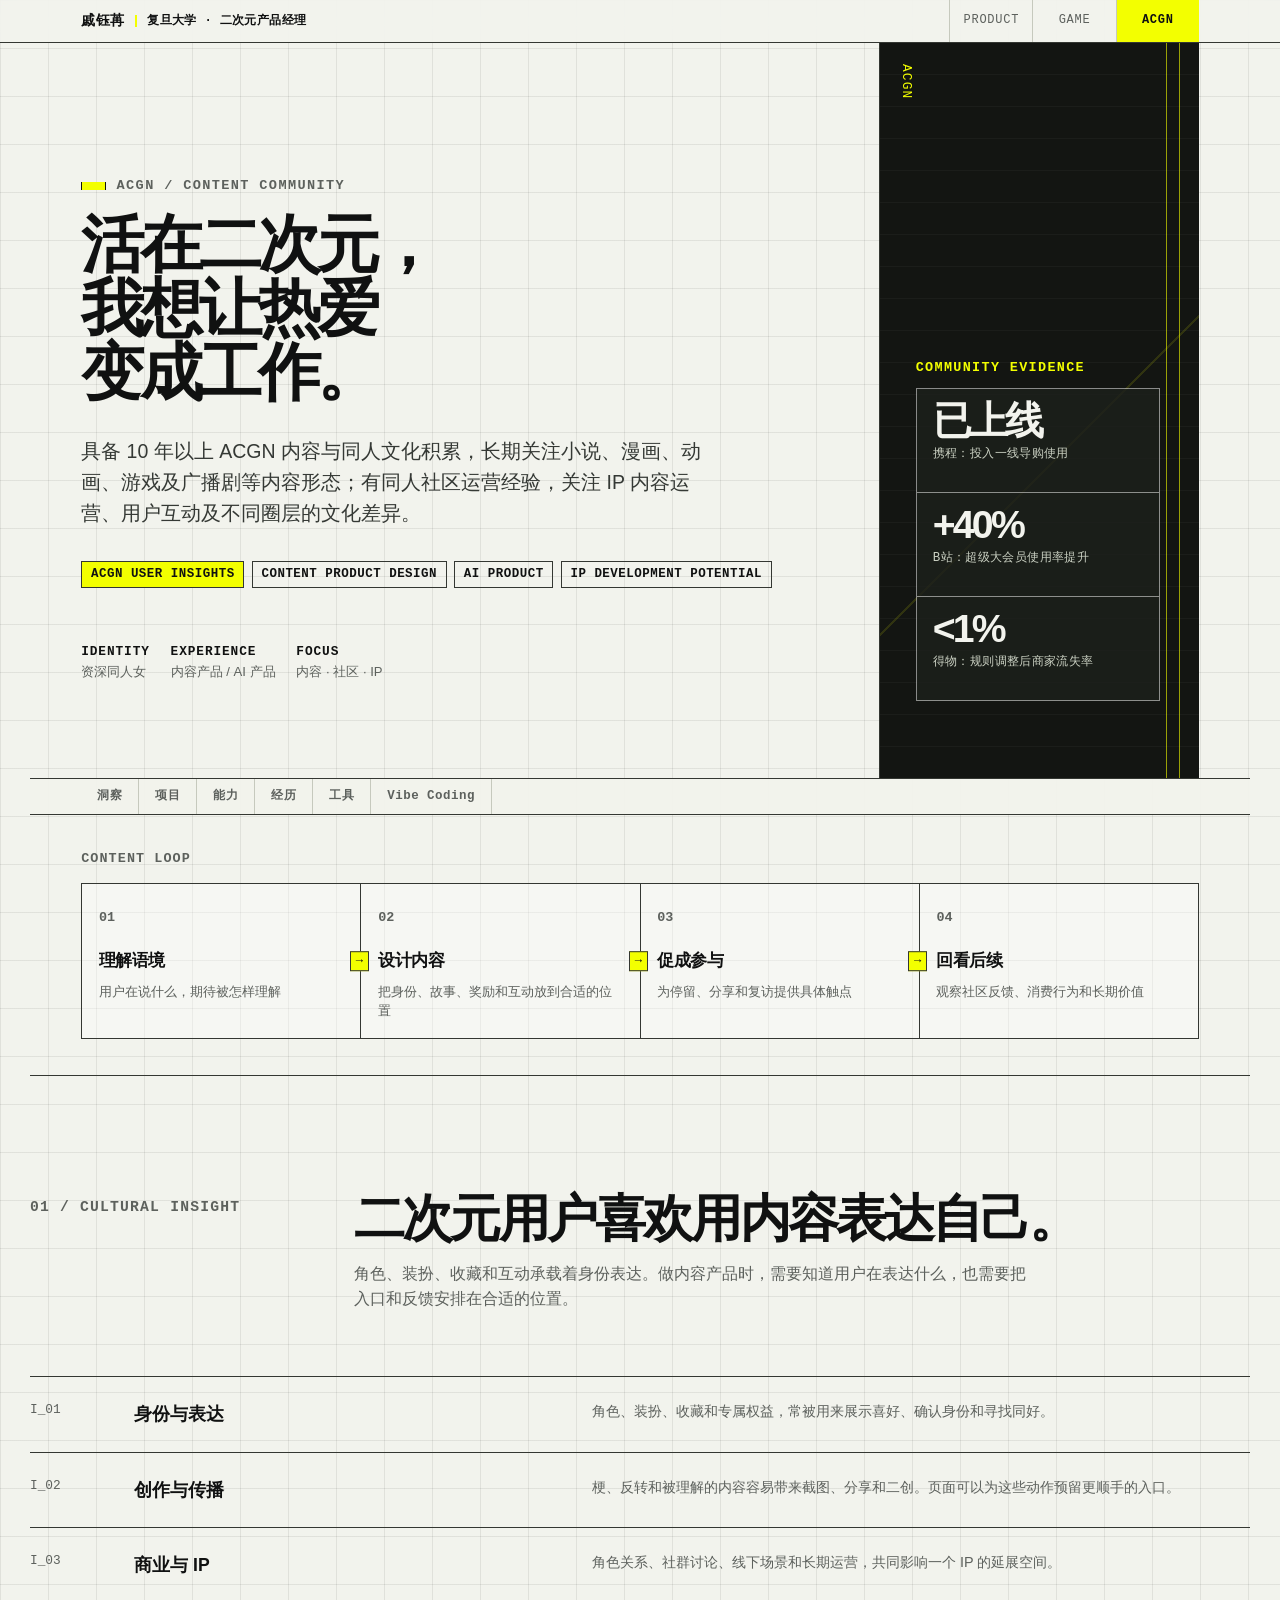
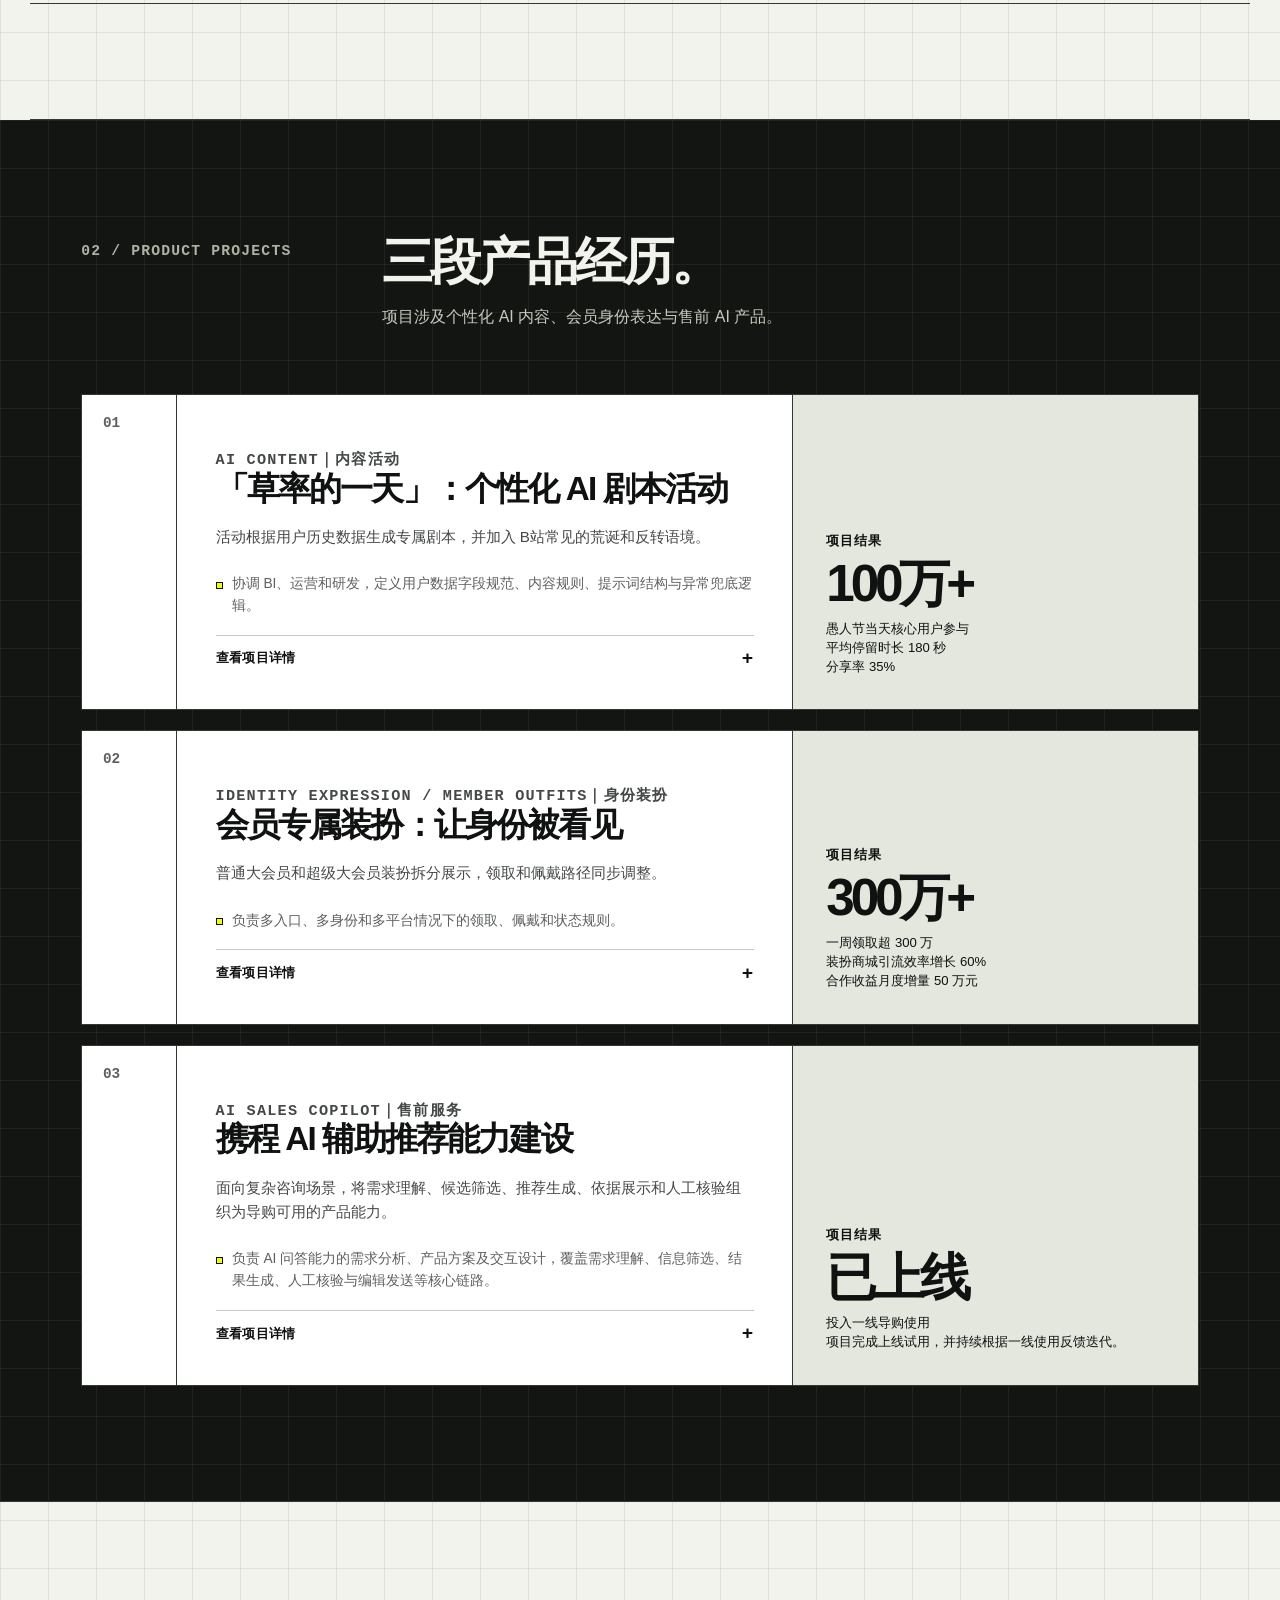
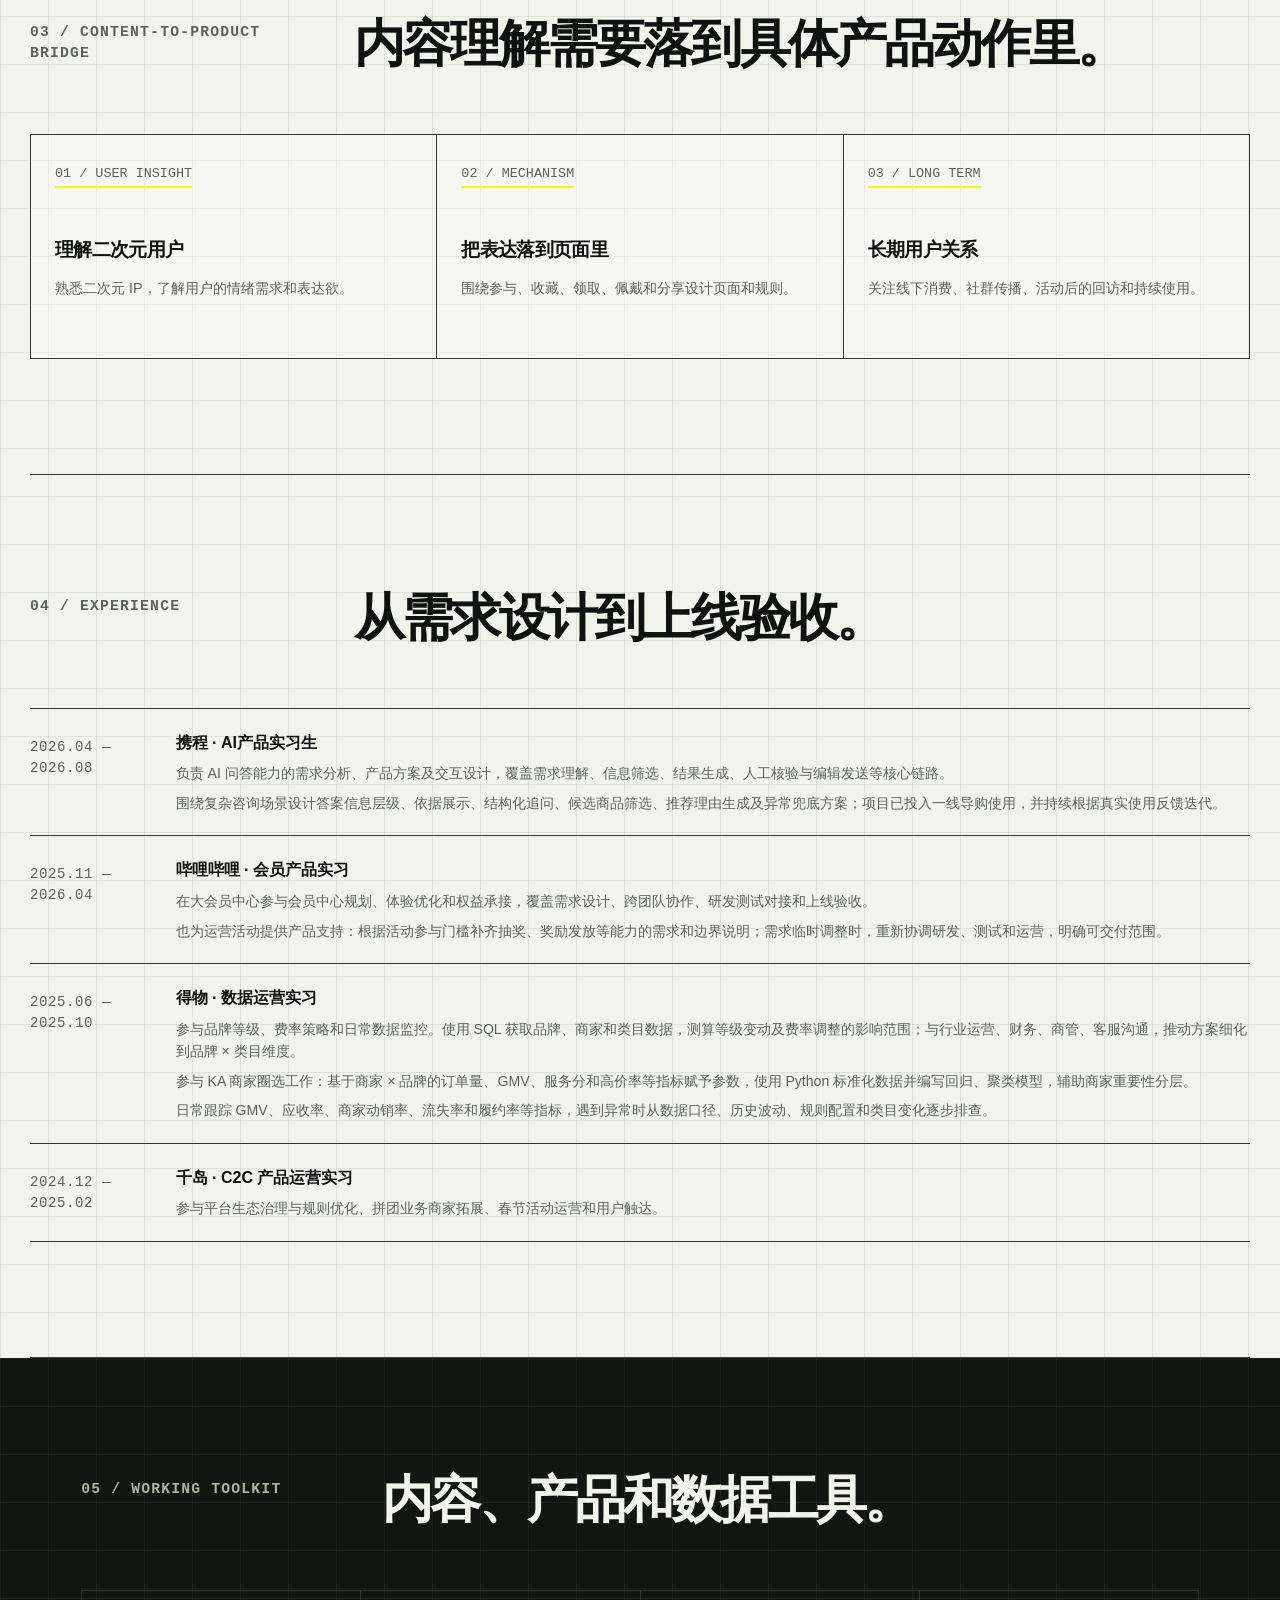
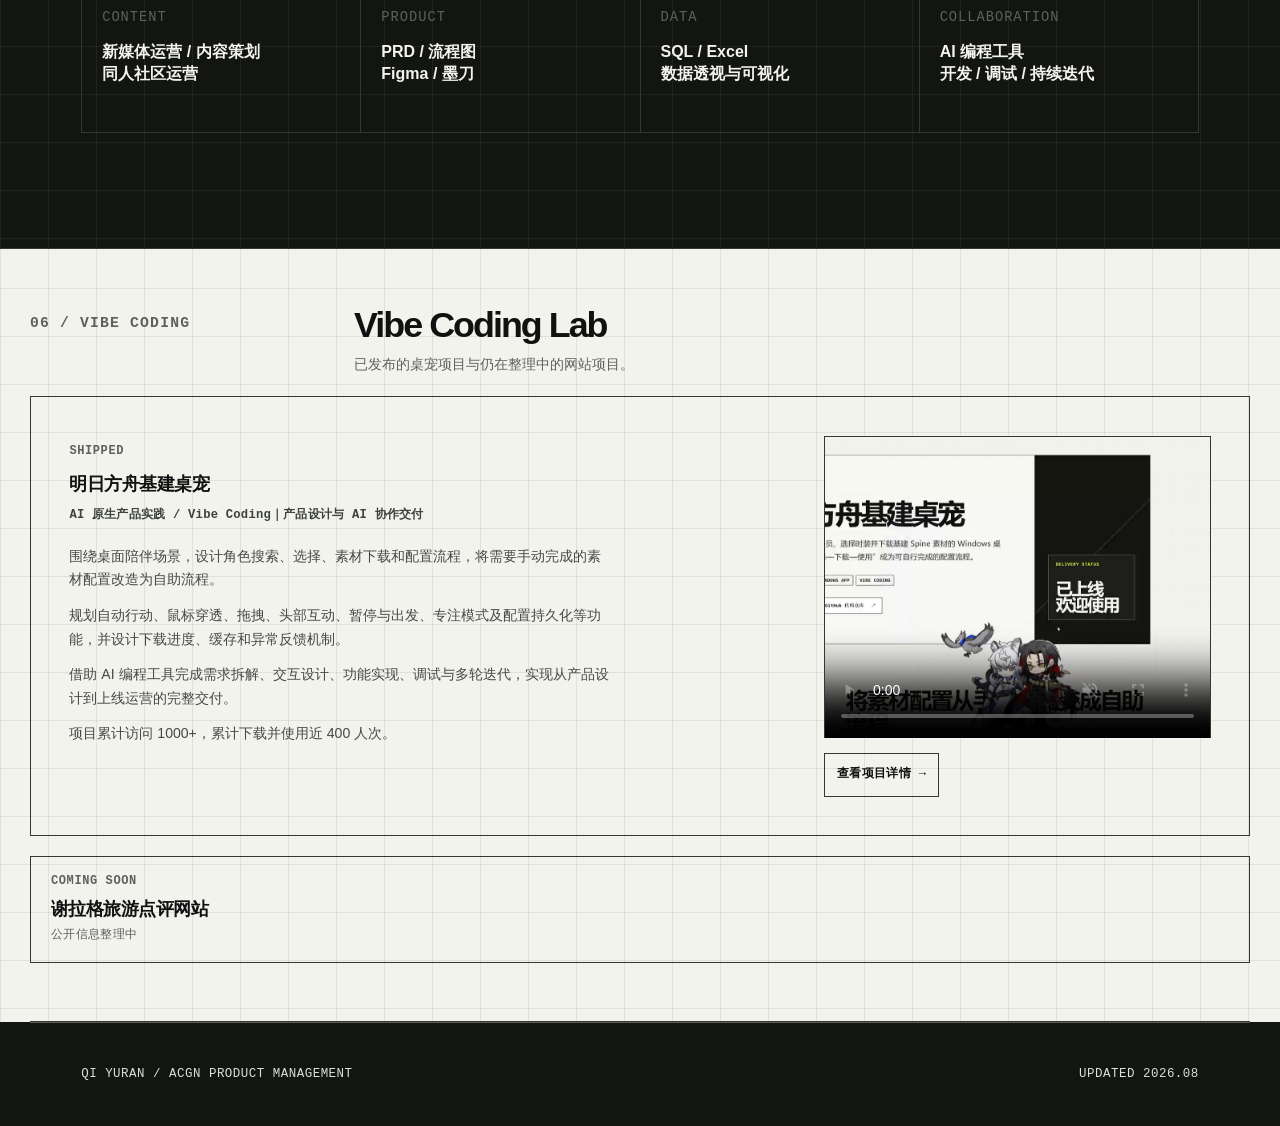
<file: site/acgn/index.html>
<!doctype html>
<html lang="zh-CN">
  <head><meta charset="utf-8"><meta name="viewport" content="width=device-width, initial-scale=1"><meta name="robots" content="noindex,nofollow,noarchive,noimageindex"><meta name="googlebot" content="noindex,nofollow,noarchive,noimageindex"><meta name="theme-color" content="#f2f3ed"><title>戚钰苒｜二次元产品作品集</title><link rel="stylesheet" href="../assets/css/site.css?v=20260813-12"></head>
  <body>
    <a class="skip-link" href="#main">跳至主要内容</a><div class="page-rail" aria-hidden="true"><span data-scroll-rail></span></div>
    <header class="site-header"><div class="site-shell site-header__inner"><a class="identity" href="index.html" aria-label="戚钰苒，二次元产品作品集首页"><span class="identity__name">戚钰苒</span><span class="identity__meta">复旦大学 · 二次元产品经理</span></a><nav class="channel-nav" aria-label="作品集方向切换"><a href="../product/index.html">PRODUCT</a><a href="../game/index.html">GAME</a><a href="index.html" aria-current="page">ACGN</a></nav></div></header>
    <main id="main">
      <section class="site-shell hero" aria-labelledby="hero-title"><div class="hero__copy" data-reveal><div><p class="eyebrow">ACGN / CONTENT COMMUNITY</p><h1 id="hero-title"><span>活在二次元，</span><span>我想让热爱</span><span>变成工作。</span></h1><p class="hero__lead">具备 10 年以上 ACGN 内容与同人文化积累，长期关注小说、漫画、动画、游戏及广播剧等内容形态；有同人社区运营经验，关注 IP 内容运营、用户互动及不同圈层的文化差异。</p><div class="hero__tags"><span class="tag tag--signal">ACGN USER INSIGHTS</span><span class="tag">CONTENT PRODUCT DESIGN</span><span class="tag">AI PRODUCT</span><span class="tag">IP DEVELOPMENT POTENTIAL</span></div></div><div class="hero__meta"><div><b>IDENTITY</b>资深同人女</div><div><b>EXPERIENCE</b>内容产品 / AI 产品</div><div><b>FOCUS</b>内容 · 社区 · IP</div></div></div><aside class="hero__side" aria-label="项目成果与页面索引"><span class="signal-index">ACGN</span><div class="hero-evidence"><p class="hero-evidence__label">COMMUNITY EVIDENCE</p><div class="hero-evidence__grid"><div class="hero-evidence__item"><strong>已上线</strong><span>携程：投入一线导购使用</span></div><div class="hero-evidence__item"><strong>+40%</strong><span>B站：超级大会员使用率提升</span></div><div class="hero-evidence__item"><strong>&lt;1%</strong><span>得物：规则调整后商家流失率</span></div></div></div></aside></section>
      <nav class="site-shell section-jump" aria-label="二次元页内容导航"><a href="#insights">洞察</a><a href="#projects">项目</a><a href="#bridge">能力</a><a href="#experience">经历</a><a href="#toolkit">工具</a><a href="#vibe-coding">Vibe Coding</a></nav>
      <section class="site-shell design-flow" aria-label="内容产品工作方法"><p class="design-flow__title">CONTENT LOOP</p><div class="design-flow__grid"><div class="design-flow__item"><span class="design-flow__id">01</span><strong>理解语境</strong><span>用户在说什么，期待被怎样理解</span></div><div class="design-flow__item"><span class="design-flow__id">02</span><strong>设计内容</strong><span>把身份、故事、奖励和互动放到合适的位置</span></div><div class="design-flow__item"><span class="design-flow__id">03</span><strong>促成参与</strong><span>为停留、分享和复访提供具体触点</span></div><div class="design-flow__item"><span class="design-flow__id">04</span><strong>回看后续</strong><span>观察社区反馈、消费行为和长期价值</span></div></div></section>
      <section class="section site-shell" id="insights" aria-labelledby="insight-title"><div class="section-header" data-reveal><p class="section-index">01 / CULTURAL INSIGHT</p><div><h2 class="section-title" id="insight-title">二次元用户喜欢用内容表达自己。</h2><p class="section-intro">角色、装扮、收藏和互动承载着身份表达。做内容产品时，需要知道用户在表达什么，也需要把入口和反馈安排在合适的位置。</p></div></div><div class="insight-list" data-reveal><article class="insight"><span class="insight__id">I_01</span><h3>身份与表达</h3><p>角色、装扮、收藏和专属权益，常被用来展示喜好、确认身份和寻找同好。</p></article><article class="insight"><span class="insight__id">I_02</span><h3>创作与传播</h3><p>梗、反转和被理解的内容容易带来截图、分享和二创。页面可以为这些动作预留更顺手的入口。</p></article><article class="insight"><span class="insight__id">I_03</span><h3>商业与 IP</h3><p>角色关系、社群讨论、线下场景和长期运营，共同影响一个 IP 的延展空间。</p></article></div></section>
      <section class="section section--dark" id="projects" aria-labelledby="project-title"><div class="site-shell"><div class="section-header" data-reveal><p class="section-index">02 / PRODUCT PROJECTS</p><div><h2 class="section-title" id="project-title">三段产品经历。</h2><p class="section-intro">项目涉及个性化 AI 内容、会员身份表达与售前 AI 产品。</p></div></div><div class="project-stack"><article class="project" data-reveal><div class="project__number">01</div><div class="project__main"><p class="project__label">AI CONTENT｜内容活动</p><h3>「草率的一天」：个性化 AI 剧本活动</h3><p>活动根据用户历史数据生成专属剧本，并加入 B站常见的荒诞和反转语境。</p><ul class="project__facts"><li>协调 BI、运营和研发，定义用户数据字段规范、内容规则、提示词结构与异常兜底逻辑。</li><li>独立完成 H5 活动页原型与交互设计，覆盖入口、加载、剧本展示、分享与异常反馈。</li><li>面对高并发生成延迟，推动预生成与缓存方案，将主要等待压缩至 0.1 秒内。</li><li>为数据不足和接口异常配置兜底剧本，保障活动体验连续。</li></ul></div><div class="project__result"><p class="result-label">项目结果</p><p class="result-number">100万+</p><p class="result-copy">愚人节当天核心用户参与<br>平均停留时长 180 秒<br>分享率 35%</p></div></article><article class="project" data-reveal><div class="project__number">02</div><div class="project__main"><p class="project__label">IDENTITY EXPRESSION / MEMBER OUTFITS｜身份装扮</p><h3>会员专属装扮：让身份被看见</h3><p>普通大会员和超级大会员装扮拆分展示，领取和佩戴路径同步调整。</p><ul class="project__facts"><li>负责多入口、多身份和多平台情况下的领取、佩戴和状态规则。</li><li>将普通大会员和超级大会员装扮拆开呈现，使用户能区分不同身份对应的装扮。</li><li>资产中心、会员中心和购后弹窗分别承担发现、领取和佩戴动作；页面间通过一致的身份与领取状态保持同步。</li><li>从自动下发、手动佩戴改为手动领取、一键佩戴，并用红点和 toast 提示用户当前状态。</li><li>装扮是否被发放、是否被领取、是否已佩戴，分别记录埋点。</li><li>封禁、冻结、未登录、身份识别延迟、鸿蒙和 Pad 支持范围等情况，都在需求中补充了对应规则。</li></ul></div><div class="project__result"><p class="result-label">项目结果</p><p class="result-number">300万+</p><p class="result-copy">一周领取超 300 万<br>装扮商城引流效率增长 60%<br>合作收益月度增量 50 万元</p></div></article><article class="project" data-reveal><div class="project__number">03</div><div class="project__main"><p class="project__label">AI SALES COPILOT｜售前服务</p><h3>携程 AI 辅助推荐能力建设</h3><p>面向复杂咨询场景，将需求理解、候选筛选、推荐生成、依据展示和人工核验组织为导购可用的产品能力。</p><ul class="project__facts"><li>负责 AI 问答能力的需求分析、产品方案及交互设计，覆盖需求理解、信息筛选、结果生成、人工核验与编辑发送等核心链路。</li><li>设计答案信息层级、依据展示、结构化追问及异常兜底方案，支持复杂咨询下的判断与表达。</li><li>协同业务、设计、研发及测试完成评审、开发联调、验收与上线。</li><li>项目已投入一线导购使用，并持续根据真实使用反馈迭代。</li></ul></div><div class="project__result"><p class="result-label">项目结果</p><p class="result-number">已上线</p><p class="result-copy">投入一线导购使用<br>项目完成上线试用，并持续根据一线使用反馈迭代。</p></div></article></div></div></section>
      <section class="section site-shell" id="bridge" aria-labelledby="bridge-title"><div class="section-header" data-reveal><p class="section-index">03 / CONTENT-TO-PRODUCT BRIDGE</p><div><h2 class="section-title" id="bridge-title">内容理解需要落到具体产品动作里。</h2></div></div><div class="capability-grid" data-reveal><article class="capability"><span class="capability__id">01 / USER INSIGHT</span><h3>理解二次元用户</h3><p>熟悉二次元 IP，了解用户的情绪需求和表达欲。</p></article><article class="capability"><span class="capability__id">02 / MECHANISM</span><h3>把表达落到页面里</h3><p>围绕参与、收藏、领取、佩戴和分享设计页面和规则。</p></article><article class="capability"><span class="capability__id">03 / LONG TERM</span><h3>长期用户关系</h3><p>关注线下消费、社群传播、活动后的回访和持续使用。</p></article></div></section>
      <section class="section site-shell" id="experience" aria-labelledby="experience-title"><div class="section-header" data-reveal><p class="section-index">04 / EXPERIENCE</p><div><h2 class="section-title" id="experience-title">从需求设计到上线验收。</h2></div></div><div class="two-column two-column--stacked"><div class="timeline" data-reveal><article class="timeline__item"><p class="timeline__date">2026.04 — 2026.08</p><div><h3>携程 · AI产品实习生</h3><p>负责 AI 问答能力的需求分析、产品方案及交互设计，覆盖需求理解、信息筛选、结果生成、人工核验与编辑发送等核心链路。</p><p>围绕复杂咨询场景设计答案信息层级、依据展示、结构化追问、候选商品筛选、推荐理由生成及异常兜底方案；项目已投入一线导购使用，并持续根据真实使用反馈迭代。</p></div></article><article class="timeline__item"><p class="timeline__date">2025.11 — 2026.04</p><div><h3>哔哩哔哩 · 会员产品实习</h3><p>在大会员中心参与会员中心规划、体验优化和权益承接，覆盖需求设计、跨团队协作、研发测试对接和上线验收。</p><p>也为运营活动提供产品支持：根据活动参与门槛补齐抽奖、奖励发放等能力的需求和边界说明；需求临时调整时，重新协调研发、测试和运营，明确可交付范围。</p></div></article><article class="timeline__item"><p class="timeline__date">2025.06 — 2025.10</p><div><h3>得物 · 数据运营实习</h3><p>参与品牌等级、费率策略和日常数据监控。使用 SQL 获取品牌、商家和类目数据，测算等级变动及费率调整的影响范围；与行业运营、财务、商管、客服沟通，推动方案细化到品牌 × 类目维度。</p><p>参与 KA 商家圈选工作：基于商家 × 品牌的订单量、GMV、服务分和高价率等指标赋予参数，使用 Python 标准化数据并编写回归、聚类模型，辅助商家重要性分层。</p><p>日常跟踪 GMV、应收率、商家动销率、流失率和履约率等指标，遇到异常时从数据口径、历史波动、规则配置和类目变化逐步排查。</p></div></article><article class="timeline__item"><p class="timeline__date">2024.12 — 2025.02</p><div><h3>千岛 · C2C 产品运营实习</h3><p>参与平台生态治理与规则优化、拼团业务商家拓展、春节活动运营和用户触达。</p></div></article></div></div></section>
      <section class="section section--dark" id="toolkit" aria-labelledby="tool-title"><div class="site-shell"><div class="section-header" data-reveal><p class="section-index">05 / WORKING TOOLKIT</p><div><h2 class="section-title" id="tool-title">内容、产品和数据工具。</h2></div></div><div class="tool-grid" data-reveal><div><span>CONTENT</span><strong>新媒体运营 / 内容策划<br>同人社区运营</strong></div><div><span>PRODUCT</span><strong>PRD / 流程图<br>Figma / 墨刀</strong></div><div><span>DATA</span><strong>SQL / Excel<br>数据透视与可视化</strong></div><div><span>COLLABORATION</span><strong>AI 编程工具<br>开发 / 调试 / 持续迭代</strong></div></div></div></section>
      <section class="section site-shell" id="vibe-coding" aria-labelledby="vibe-title"><div class="section-header" data-reveal><p class="section-index">06 / VIBE CODING</p><div><h2 class="section-title" id="vibe-title">Vibe Coding Lab</h2><p class="section-intro">已发布的桌宠项目与仍在整理中的网站项目。</p></div></div><div class="vibe-grid" data-reveal><article class="vibe-card vibe-card--shipped" data-project-slot="arknights-desktop-pet"><div class="vibe-card__copy"><span class="vibe-card__status">SHIPPED</span><h3>明日方舟基建桌宠</h3><p class="vibe-card__project-type">AI 原生产品实践 / Vibe Coding｜产品设计与 AI 协作交付</p><div class="vibe-card__detail"><p>围绕桌面陪伴场景，设计角色搜索、选择、素材下载和配置流程，将需要手动完成的素材配置改造为自助流程。</p><p>规划自动行动、鼠标穿透、拖拽、头部互动、暂停与出发、专注模式及配置持久化等功能，并设计下载进度、缓存和异常反馈机制。</p><p>借助 AI 编程工具完成需求拆解、交互设计、功能实现、调试与多轮迭代，实现从产品设计到上线运营的完整交付。</p><p>项目累计访问 1000+，累计下载并使用近 400 人次。</p></div></div><div class="vibe-card__preview"><video class="vibe-card__video" autoplay muted loop playsinline controls preload="metadata" poster="../assets/media/arknights-desktop-pet-preview.jpg" aria-label="明日方舟基建桌宠演示预览"><source src="../assets/media/arknights-desktop-pet-preview.mp4" type="video/mp4">你的浏览器不支持视频播放。</video><a class="vibe-card__cta" href="../projects/arknights-desktop-pet/index.html">查看项目详情 →</a></div></article><article class="vibe-card" data-project-slot="kjerag-travel"><span class="vibe-card__status">COMING SOON</span><h3>谢拉格旅游点评网站</h3><p class="vibe-card__foot">公开信息整理中</p></article></div></section>
    </main>
    <footer class="site-footer"><div class="site-shell site-footer__inner"><span>QI YURAN / ACGN PRODUCT MANAGEMENT</span><span>UPDATED 2026.08</span></div></footer><script src="../assets/js/site.js"></script>
  </body>
</html>
</file>
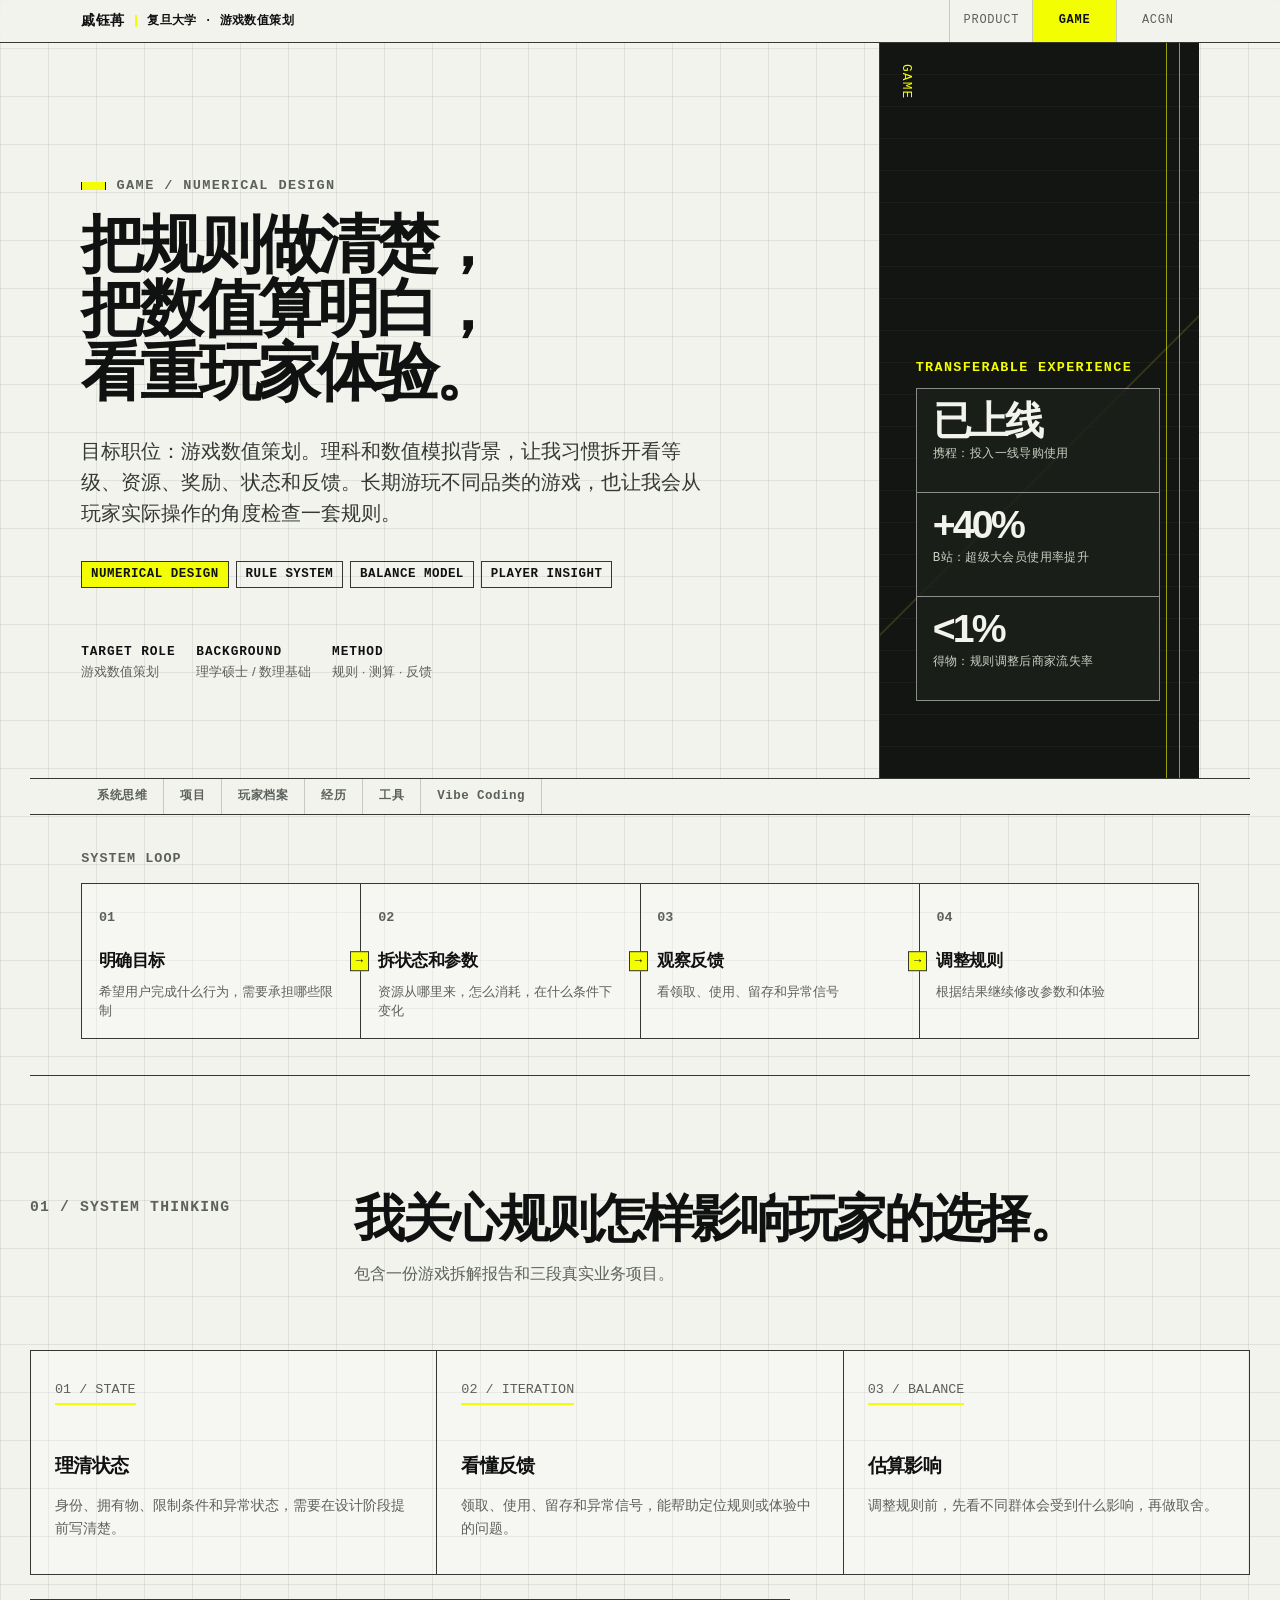
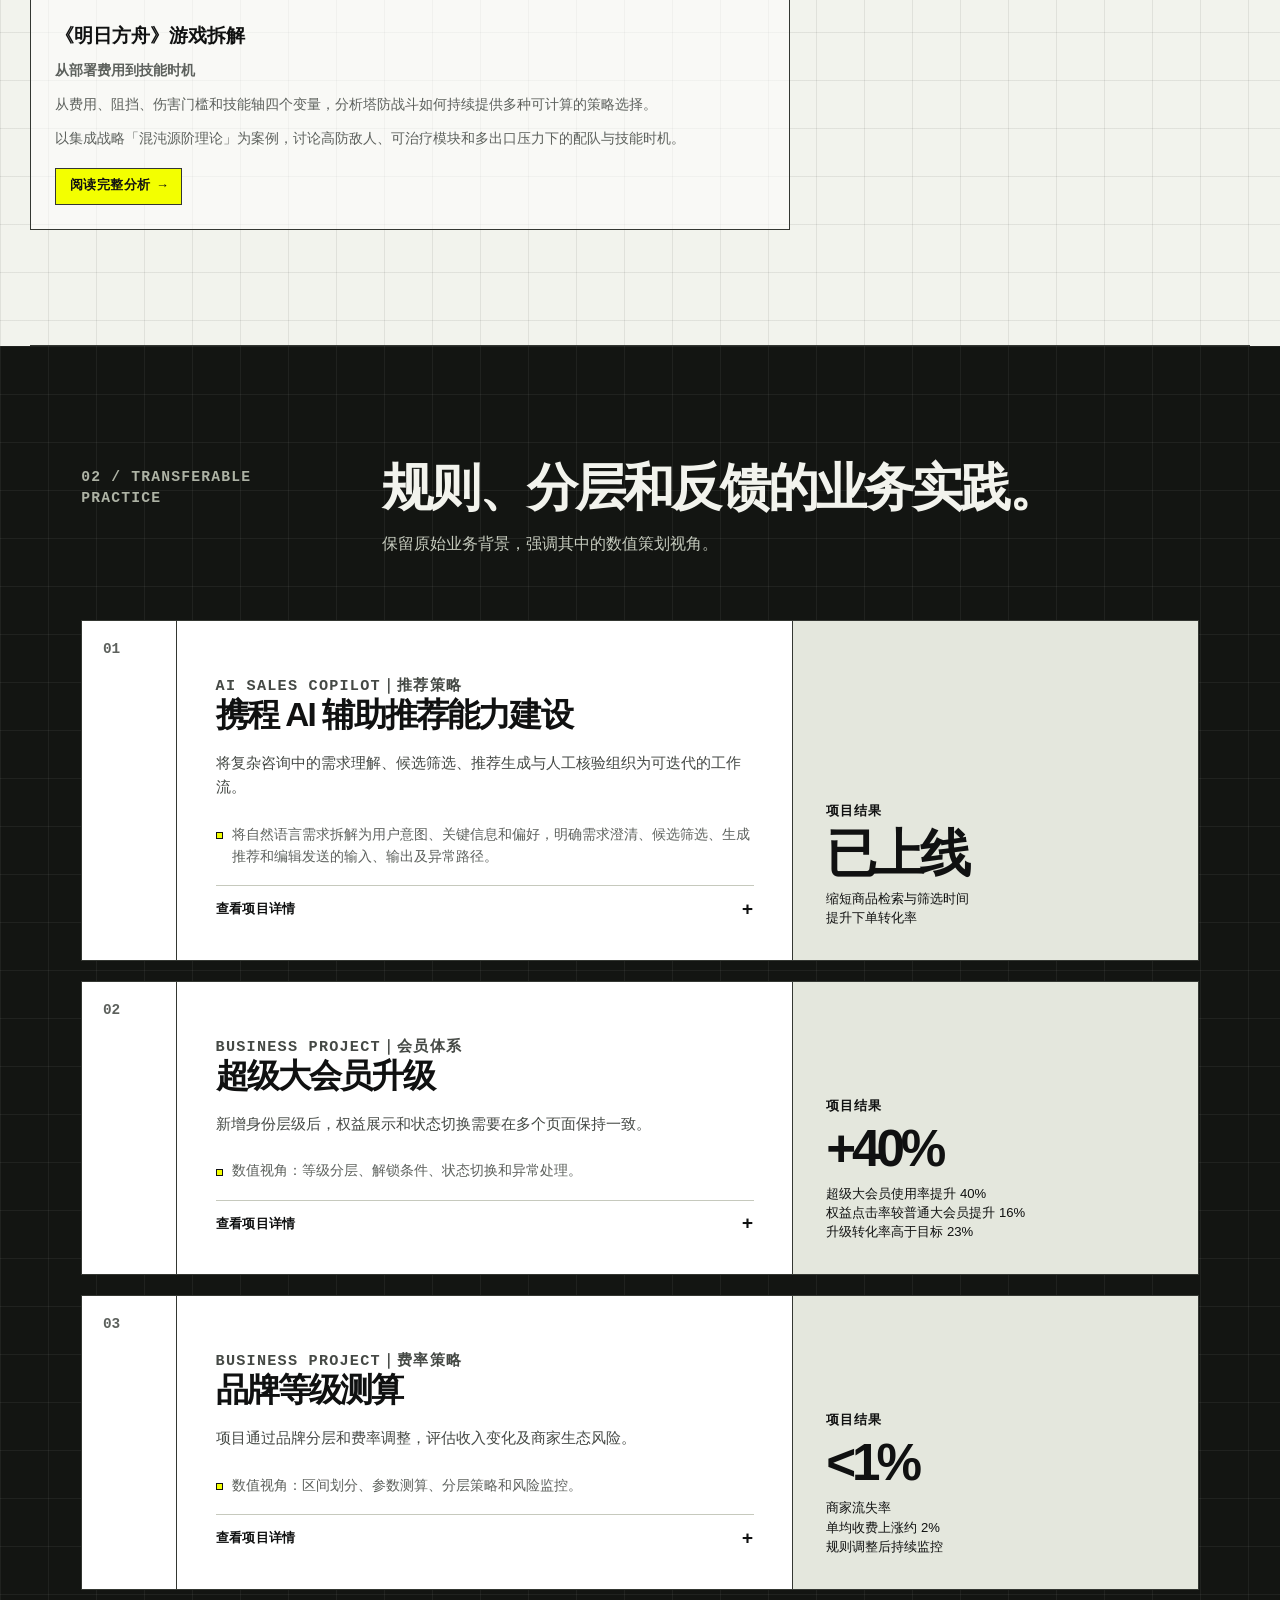
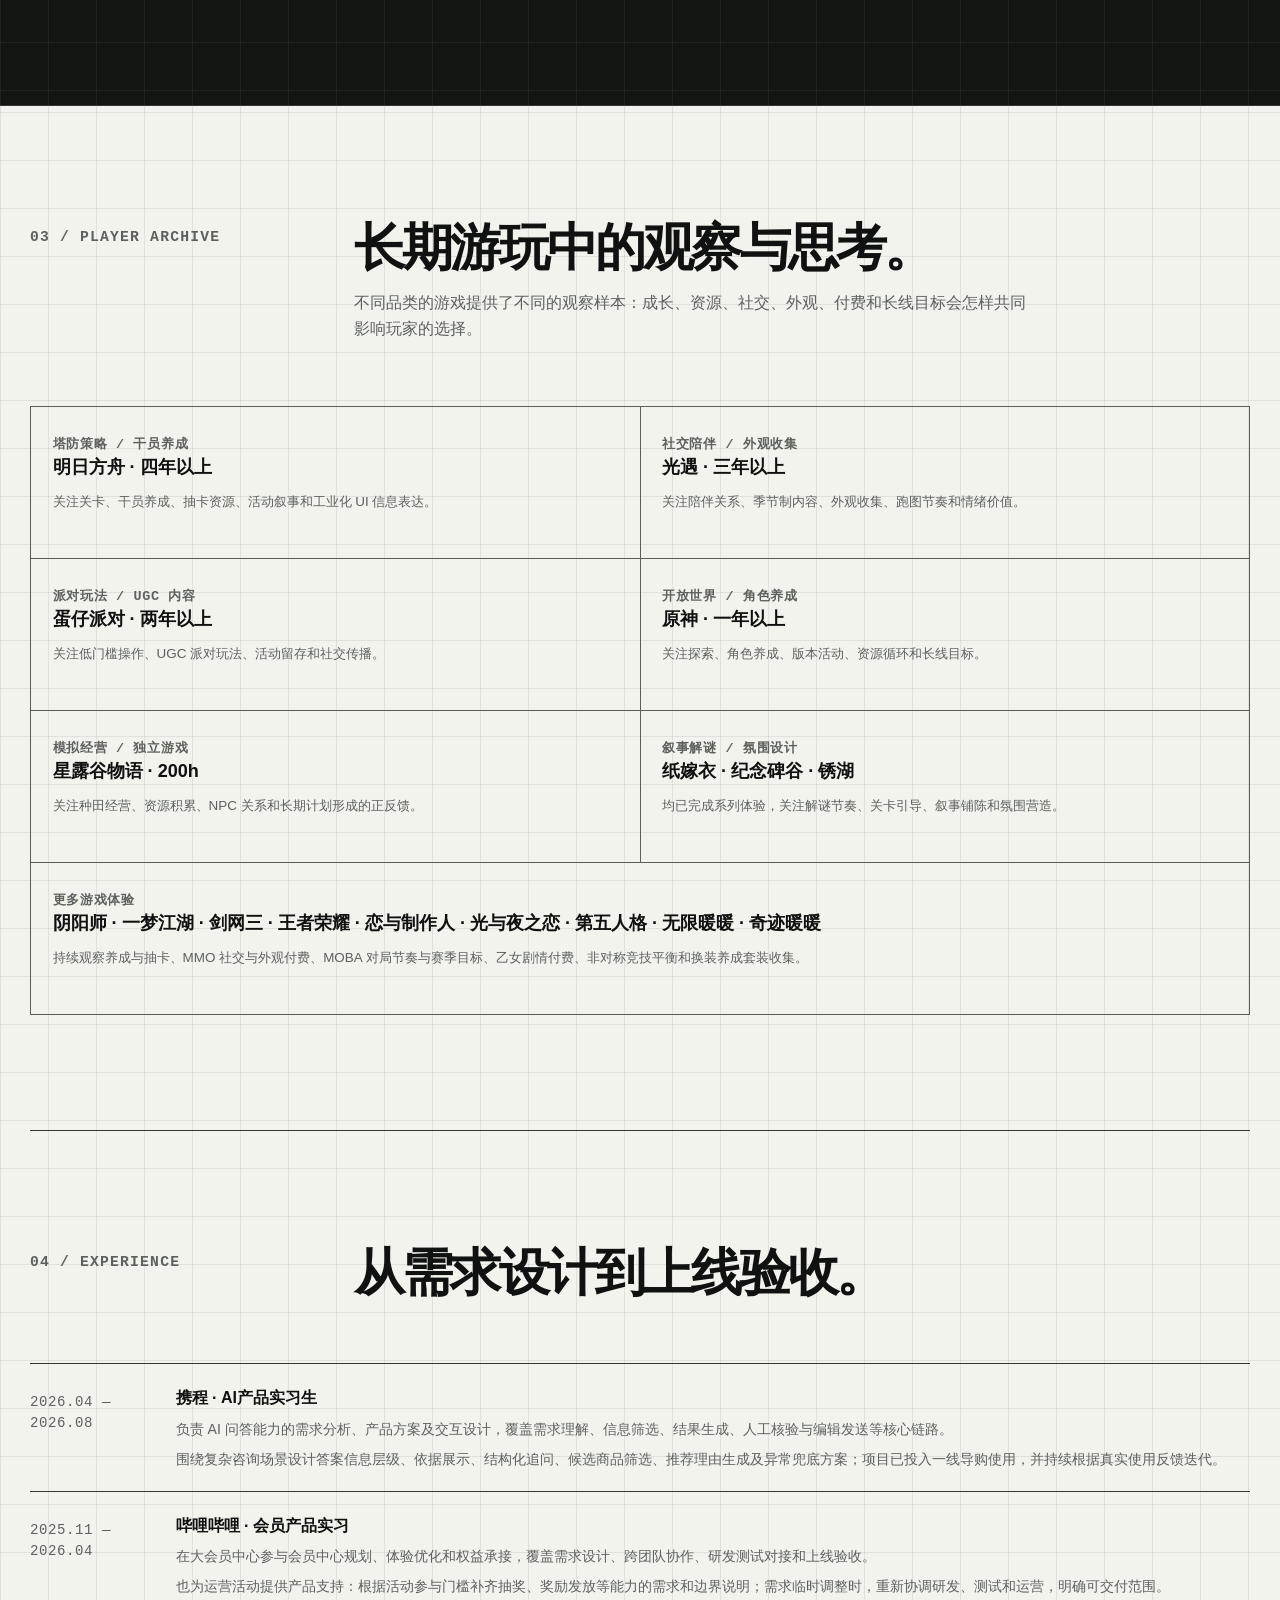
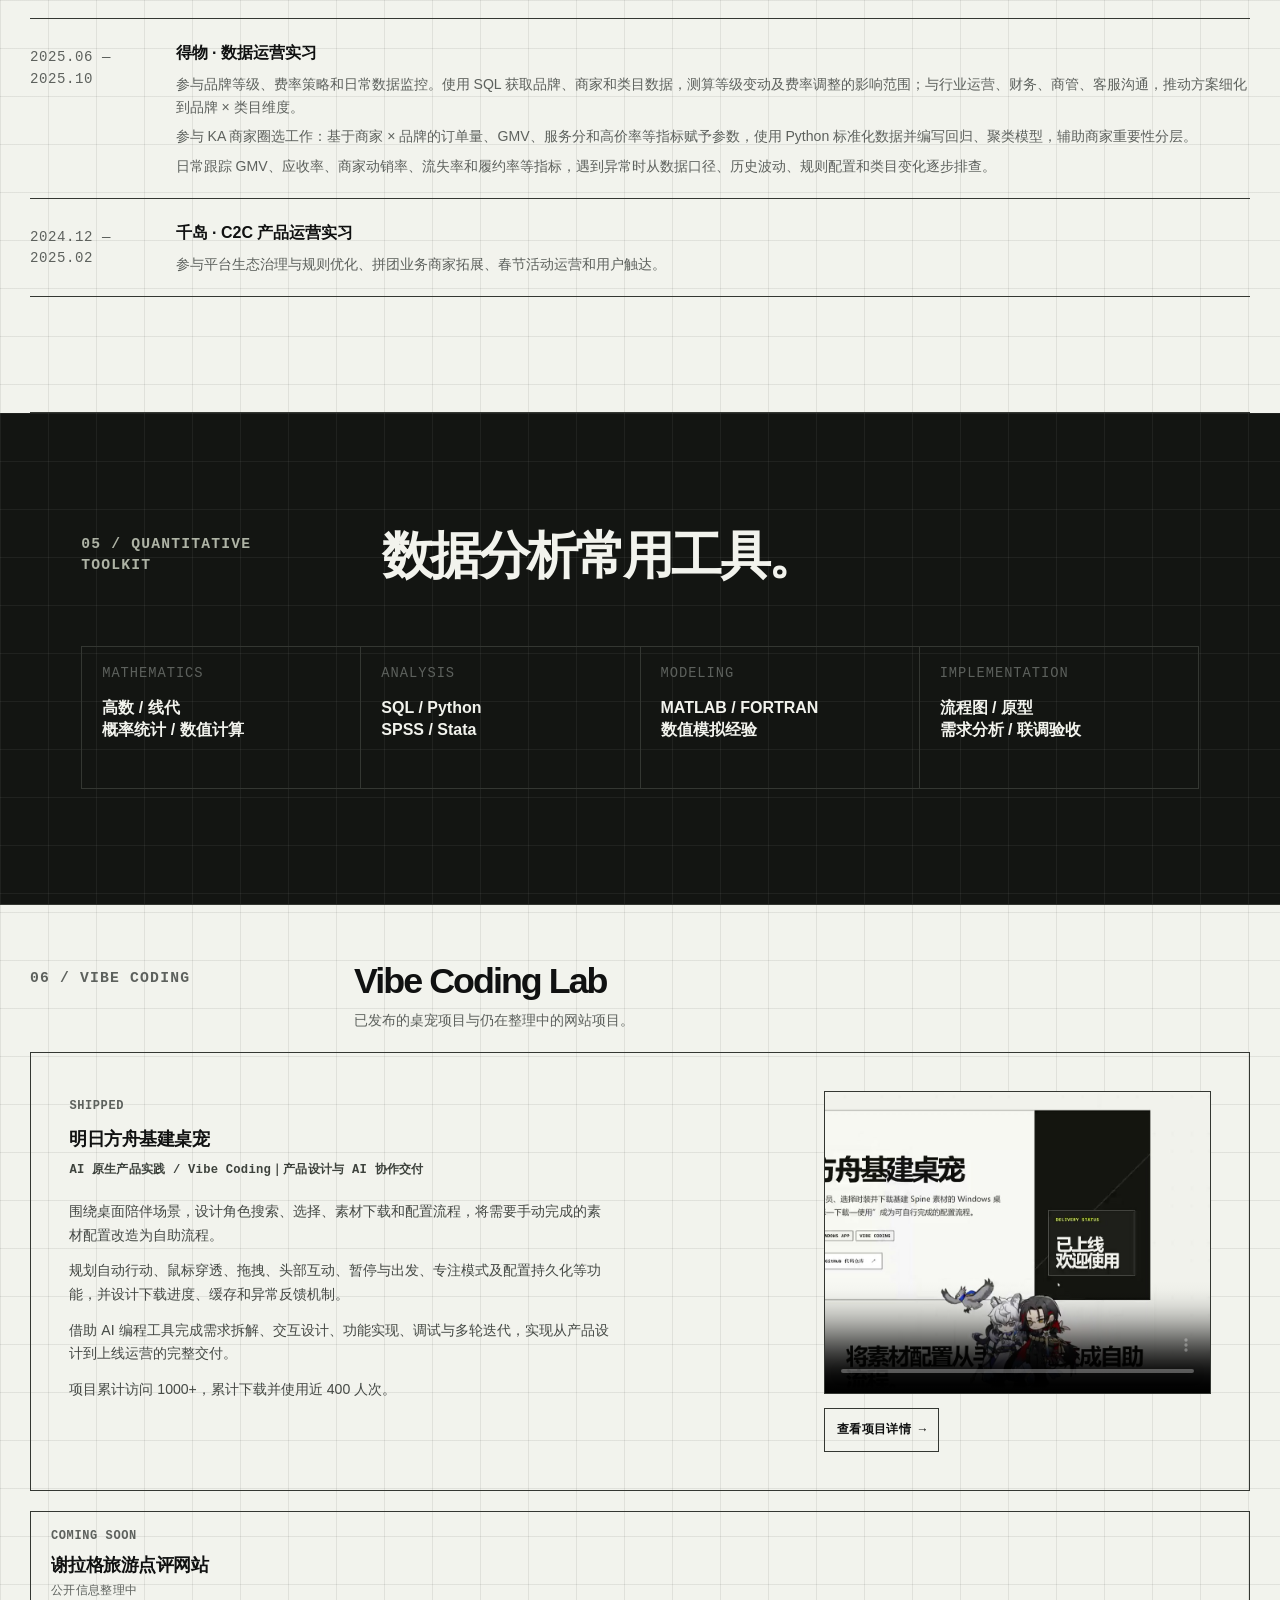
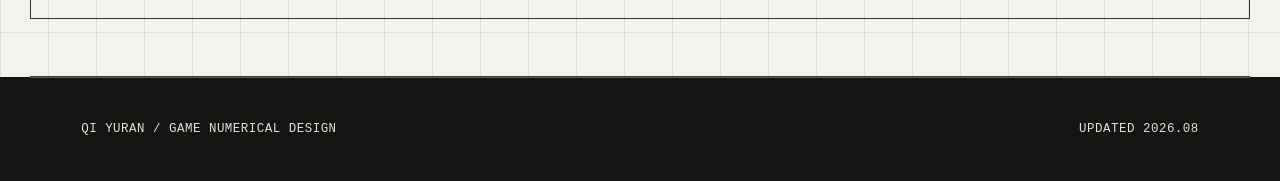
<file: site/game/index.html>
<!doctype html>
<html lang="zh-CN">
  <head><meta charset="utf-8"><meta name="viewport" content="width=device-width, initial-scale=1"><meta name="robots" content="noindex,nofollow,noarchive,noimageindex"><meta name="googlebot" content="noindex,nofollow,noarchive,noimageindex"><meta name="theme-color" content="#f2f3ed"><title>戚钰苒｜游戏策划作品集</title><link rel="stylesheet" href="../assets/css/site.css?v=20260813-12"></head>
  <body>
    <a class="skip-link" href="#main">跳至主要内容</a><div class="page-rail" aria-hidden="true"><span data-scroll-rail></span></div>
    <header class="site-header"><div class="site-shell site-header__inner"><a class="identity" href="index.html" aria-label="戚钰苒，游戏策划作品集首页"><span class="identity__name">戚钰苒</span><span class="identity__meta">复旦大学 · 游戏数值策划</span></a><nav class="channel-nav" aria-label="作品集方向切换"><a href="../product/index.html">PRODUCT</a><a href="index.html" aria-current="page">GAME</a><a href="../acgn/index.html">ACGN</a></nav></div></header>
    <main id="main">
      <section class="site-shell hero" aria-labelledby="hero-title"><div class="hero__copy" data-reveal><div><p class="eyebrow">GAME / NUMERICAL DESIGN</p><h1 id="hero-title"><span>把规则做清楚，</span><span>把数值算明白，</span><span>看重玩家体验。</span></h1><p class="hero__lead">目标职位：游戏数值策划。理科和数值模拟背景，让我习惯拆开看等级、资源、奖励、状态和反馈。长期游玩不同品类的游戏，也让我会从玩家实际操作的角度检查一套规则。</p><div class="hero__tags"><span class="tag tag--signal">NUMERICAL DESIGN</span><span class="tag">RULE SYSTEM</span><span class="tag">BALANCE MODEL</span><span class="tag">PLAYER INSIGHT</span></div></div><div class="hero__meta"><div><b>TARGET ROLE</b>游戏数值策划</div><div><b>BACKGROUND</b>理学硕士 / 数理基础</div><div><b>METHOD</b>规则 · 测算 · 反馈</div></div></div><aside class="hero__side" aria-label="项目成果与页面索引"><span class="signal-index">GAME</span><div class="hero-evidence"><p class="hero-evidence__label">TRANSFERABLE EXPERIENCE</p><div class="hero-evidence__grid"><div class="hero-evidence__item"><strong>已上线</strong><span>携程：投入一线导购使用</span></div><div class="hero-evidence__item"><strong>+40%</strong><span>B站：超级大会员使用率提升</span></div><div class="hero-evidence__item"><strong>&lt;1%</strong><span>得物：规则调整后商家流失率</span></div></div></div></aside></section>
      <nav class="site-shell section-jump" aria-label="游戏页内容导航"><a href="#thinking">系统思维</a><a href="#projects">项目</a><a href="#archive">玩家档案</a><a href="#experience">经历</a><a href="#toolkit">工具</a><a href="#vibe-coding">Vibe Coding</a></nav>
      <section class="site-shell design-flow" aria-label="数值策划工作方法"><p class="design-flow__title">SYSTEM LOOP</p><div class="design-flow__grid"><div class="design-flow__item"><span class="design-flow__id">01</span><strong>明确目标</strong><span>希望用户完成什么行为，需要承担哪些限制</span></div><div class="design-flow__item"><span class="design-flow__id">02</span><strong>拆状态和参数</strong><span>资源从哪里来，怎么消耗，在什么条件下变化</span></div><div class="design-flow__item"><span class="design-flow__id">03</span><strong>观察反馈</strong><span>看领取、使用、留存和异常信号</span></div><div class="design-flow__item"><span class="design-flow__id">04</span><strong>调整规则</strong><span>根据结果继续修改参数和体验</span></div></div></section>
      <section class="section site-shell" id="thinking" aria-labelledby="thinking-title"><div class="section-header" data-reveal><p class="section-index">01 / SYSTEM THINKING</p><div><h2 class="section-title" id="thinking-title">我关心规则怎样影响玩家的选择。</h2><p class="section-intro">包含一份游戏拆解报告和三段真实业务项目。</p></div></div><div class="capability-grid" data-reveal><article class="capability"><span class="capability__id">01 / STATE</span><h3>理清状态</h3><p>身份、拥有物、限制条件和异常状态，需要在设计阶段提前写清楚。</p></article><article class="capability"><span class="capability__id">02 / ITERATION</span><h3>看懂反馈</h3><p>领取、使用、留存和异常信号，能帮助定位规则或体验中的问题。</p></article><article class="capability"><span class="capability__id">03 / BALANCE</span><h3>估算影响</h3><p>调整规则前，先看不同群体会受到什么影响，再做取舍。</p></article></div><article class="analysis-card" data-reveal><h3>《明日方舟》游戏拆解</h3><p><strong>从部署费用到技能时机</strong></p><p>从费用、阻挡、伤害门槛和技能轴四个变量，分析塔防战斗如何持续提供多种可计算的策略选择。</p><p>以集成战略「混沌源阶理论」为案例，讨论高防敌人、可治疗模块和多出口压力下的配队与技能时机。</p><a class="analysis-card__cta" href="arknights-analysis/index.html">阅读完整分析 →</a></article></section>
      <section class="section section--dark" id="projects" aria-labelledby="project-title"><div class="site-shell"><div class="section-header" data-reveal><p class="section-index">02 / TRANSFERABLE PRACTICE</p><div><h2 class="section-title" id="project-title">规则、分层和反馈的业务实践。</h2><p class="section-intro">保留原始业务背景，强调其中的数值策划视角。</p></div></div><div class="project-stack"><article class="project" data-reveal><div class="project__number">01</div><div class="project__main"><p class="project__label">AI SALES COPILOT｜推荐策略</p><h3>携程 AI 辅助推荐能力建设</h3><p>将复杂咨询中的需求理解、候选筛选、推荐生成与人工核验组织为可迭代的工作流。</p><ul class="project__facts"><li>将自然语言需求拆解为用户意图、关键信息和偏好，明确需求澄清、候选筛选、生成推荐和编辑发送的输入、输出及异常路径。</li><li>设计候选商品筛选、推荐理由生成、依据展示及结构化输出方案，使生成结果可理解、可核验、可调整。</li><li>通过人工编辑、重新生成、历史结果查看、增量推荐及问题反馈，支持导购结合实际需求核验和调整结果。</li><li>项目已投入一线导购使用，并持续根据真实使用反馈迭代。</li></ul></div><div class="project__result"><p class="result-label">项目结果</p><p class="result-number">已上线</p><p class="result-copy">缩短商品检索与筛选时间<br>提升下单转化率</p></div></article><article class="project" data-reveal><div class="project__number">02</div><div class="project__main"><p class="project__label">BUSINESS PROJECT｜会员体系</p><h3>超级大会员升级</h3><p>新增身份层级后，权益展示和状态切换需要在多个页面保持一致。</p><ul class="project__facts"><li>数值视角：等级分层、解锁条件、状态切换和异常处理。</li><li>将身份从“非会员 / 大会员”扩展为“非会员 / 大会员 / 超级大会员”，同时处理升级、降级、过期和封禁等状态变化。</li><li>把不同身份在会员中心、资产中心和个人主页可见的权益列成状态表，明确身份字段、按钮、跳转和提示。</li><li>升级后页面需要及时刷新。这部分相当于处理一套身份层级变化后的状态同步问题。</li><li>将高等级权益前置展示，并通过点击、领取和转化数据观察用户是否理解等级差异。</li></ul></div><div class="project__result"><p class="result-label">项目结果</p><p class="result-number">+40%</p><p class="result-copy">超级大会员使用率提升 40%<br>权益点击率较普通大会员提升 16%<br>升级转化率高于目标 23%</p></div></article><article class="project" data-reveal><div class="project__number">03</div><div class="project__main"><p class="project__label">BUSINESS PROJECT｜费率策略</p><h3>品牌等级测算</h3><p>项目通过品牌分层和费率调整，评估收入变化及商家生态风险。</p><ul class="project__facts"><li>数值视角：区间划分、参数测算、分层策略和风险监控。</li><li>以品牌 GMV、出价商品数、高价率等指标划分等级区间，再测算不同等级变化下的收费、GMV 和商家影响。</li><li>部分品牌的问题来自非主营类目。直接按品牌整体调整会影响正常经营部分，因此进一步拆到品牌 × 类目维度重新测算。</li><li>与行业、财务、商管共同确定影响额阈值和调整名单，再执行配置。</li><li>调整后通过出价、动销、GMV 和收费数据观察规则变化后的结果。</li></ul></div><div class="project__result"><p class="result-label">项目结果</p><p class="result-number">&lt;1%</p><p class="result-copy">商家流失率<br>单均收费上涨约 2%<br>规则调整后持续监控</p></div></article></div></div></section>
      <section class="section site-shell" id="archive" aria-labelledby="archive-title"><div class="section-header" data-reveal><p class="section-index">03 / PLAYER ARCHIVE</p><div><h2 class="section-title" id="archive-title">长期游玩中的观察与思考。</h2><p class="section-intro">不同品类的游戏提供了不同的观察样本：成长、资源、社交、外观、付费和长线目标会怎样共同影响玩家的选择。</p></div></div><div class="archive" data-reveal><article class="archive__item"><p class="archive__type">塔防策略 / 干员养成</p><h3>明日方舟 · 四年以上</h3><p>关注关卡、干员养成、抽卡资源、活动叙事和工业化 UI 信息表达。</p></article><article class="archive__item"><p class="archive__type">社交陪伴 / 外观收集</p><h3>光遇 · 三年以上</h3><p>关注陪伴关系、季节制内容、外观收集、跑图节奏和情绪价值。</p></article><article class="archive__item"><p class="archive__type">派对玩法 / UGC 内容</p><h3>蛋仔派对 · 两年以上</h3><p>关注低门槛操作、UGC 派对玩法、活动留存和社交传播。</p></article><article class="archive__item"><p class="archive__type">开放世界 / 角色养成</p><h3>原神 · 一年以上</h3><p>关注探索、角色养成、版本活动、资源循环和长线目标。</p></article><article class="archive__item"><p class="archive__type">模拟经营 / 独立游戏</p><h3>星露谷物语 · 200h</h3><p>关注种田经营、资源积累、NPC 关系和长期计划形成的正反馈。</p></article><article class="archive__item"><p class="archive__type">叙事解谜 / 氛围设计</p><h3>纸嫁衣 · 纪念碑谷 · 锈湖</h3><p>均已完成系列体验，关注解谜节奏、关卡引导、叙事铺陈和氛围营造。</p></article><article class="archive__item archive__item--wide"><p class="archive__type">更多游戏体验</p><h3>阴阳师 · 一梦江湖 · 剑网三 · 王者荣耀 · 恋与制作人 · 光与夜之恋 · 第五人格 · 无限暖暖 · 奇迹暖暖</h3><p>持续观察养成与抽卡、MMO 社交与外观付费、MOBA 对局节奏与赛季目标、乙女剧情付费、非对称竞技平衡和换装养成套装收集。</p></article></div></section>
      <section class="section site-shell" id="experience" aria-labelledby="experience-title"><div class="section-header" data-reveal><p class="section-index">04 / EXPERIENCE</p><div><h2 class="section-title" id="experience-title">从需求设计到上线验收。</h2></div></div><div class="two-column two-column--stacked"><div class="timeline" data-reveal><article class="timeline__item"><p class="timeline__date">2026.04 — 2026.08</p><div><h3>携程 · AI产品实习生</h3><p>负责 AI 问答能力的需求分析、产品方案及交互设计，覆盖需求理解、信息筛选、结果生成、人工核验与编辑发送等核心链路。</p><p>围绕复杂咨询场景设计答案信息层级、依据展示、结构化追问、候选商品筛选、推荐理由生成及异常兜底方案；项目已投入一线导购使用，并持续根据真实使用反馈迭代。</p></div></article><article class="timeline__item"><p class="timeline__date">2025.11 — 2026.04</p><div><h3>哔哩哔哩 · 会员产品实习</h3><p>在大会员中心参与会员中心规划、体验优化和权益承接，覆盖需求设计、跨团队协作、研发测试对接和上线验收。</p><p>也为运营活动提供产品支持：根据活动参与门槛补齐抽奖、奖励发放等能力的需求和边界说明；需求临时调整时，重新协调研发、测试和运营，明确可交付范围。</p></div></article><article class="timeline__item"><p class="timeline__date">2025.06 — 2025.10</p><div><h3>得物 · 数据运营实习</h3><p>参与品牌等级、费率策略和日常数据监控。使用 SQL 获取品牌、商家和类目数据，测算等级变动及费率调整的影响范围；与行业运营、财务、商管、客服沟通，推动方案细化到品牌 × 类目维度。</p><p>参与 KA 商家圈选工作：基于商家 × 品牌的订单量、GMV、服务分和高价率等指标赋予参数，使用 Python 标准化数据并编写回归、聚类模型，辅助商家重要性分层。</p><p>日常跟踪 GMV、应收率、商家动销率、流失率和履约率等指标，遇到异常时从数据口径、历史波动、规则配置和类目变化逐步排查。</p></div></article><article class="timeline__item"><p class="timeline__date">2024.12 — 2025.02</p><div><h3>千岛 · C2C 产品运营实习</h3><p>参与平台生态治理与规则优化、拼团业务商家拓展、春节活动运营和用户触达。</p></div></article></div></div></section>
      <section class="section section--dark" id="toolkit" aria-labelledby="tool-title"><div class="site-shell"><div class="section-header" data-reveal><p class="section-index">05 / QUANTITATIVE TOOLKIT</p><div><h2 class="section-title" id="tool-title">数据分析常用工具。</h2></div></div><div class="tool-grid" data-reveal><div><span>MATHEMATICS</span><strong>高数 / 线代<br>概率统计 / 数值计算</strong></div><div><span>ANALYSIS</span><strong>SQL / Python<br>SPSS / Stata</strong></div><div><span>MODELING</span><strong>MATLAB / FORTRAN<br>数值模拟经验</strong></div><div><span>IMPLEMENTATION</span><strong>流程图 / 原型<br>需求分析 / 联调验收</strong></div></div></div></section>
      <section class="section site-shell" id="vibe-coding" aria-labelledby="vibe-title"><div class="section-header" data-reveal><p class="section-index">06 / VIBE CODING</p><div><h2 class="section-title" id="vibe-title">Vibe Coding Lab</h2><p class="section-intro">已发布的桌宠项目与仍在整理中的网站项目。</p></div></div><div class="vibe-grid" data-reveal><article class="vibe-card vibe-card--shipped" data-project-slot="arknights-desktop-pet"><div class="vibe-card__copy"><span class="vibe-card__status">SHIPPED</span><h3>明日方舟基建桌宠</h3><p class="vibe-card__project-type">AI 原生产品实践 / Vibe Coding｜产品设计与 AI 协作交付</p><div class="vibe-card__detail"><p>围绕桌面陪伴场景，设计角色搜索、选择、素材下载和配置流程，将需要手动完成的素材配置改造为自助流程。</p><p>规划自动行动、鼠标穿透、拖拽、头部互动、暂停与出发、专注模式及配置持久化等功能，并设计下载进度、缓存和异常反馈机制。</p><p>借助 AI 编程工具完成需求拆解、交互设计、功能实现、调试与多轮迭代，实现从产品设计到上线运营的完整交付。</p><p>项目累计访问 1000+，累计下载并使用近 400 人次。</p></div></div><div class="vibe-card__preview"><video class="vibe-card__video" autoplay muted loop playsinline controls preload="metadata" poster="../assets/media/arknights-desktop-pet-preview.jpg" aria-label="明日方舟基建桌宠演示预览"><source src="../assets/media/arknights-desktop-pet-preview.mp4" type="video/mp4">你的浏览器不支持视频播放。</video><a class="vibe-card__cta" href="../projects/arknights-desktop-pet/index.html">查看项目详情 →</a></div></article><article class="vibe-card" data-project-slot="kjerag-travel"><span class="vibe-card__status">COMING SOON</span><h3>谢拉格旅游点评网站</h3><p class="vibe-card__foot">公开信息整理中</p></article></div></section>
    </main>
    <footer class="site-footer"><div class="site-shell site-footer__inner"><span>QI YURAN / GAME NUMERICAL DESIGN</span><span>UPDATED 2026.08</span></div></footer><script src="../assets/js/site.js"></script>
  </body>
</html>
</file>
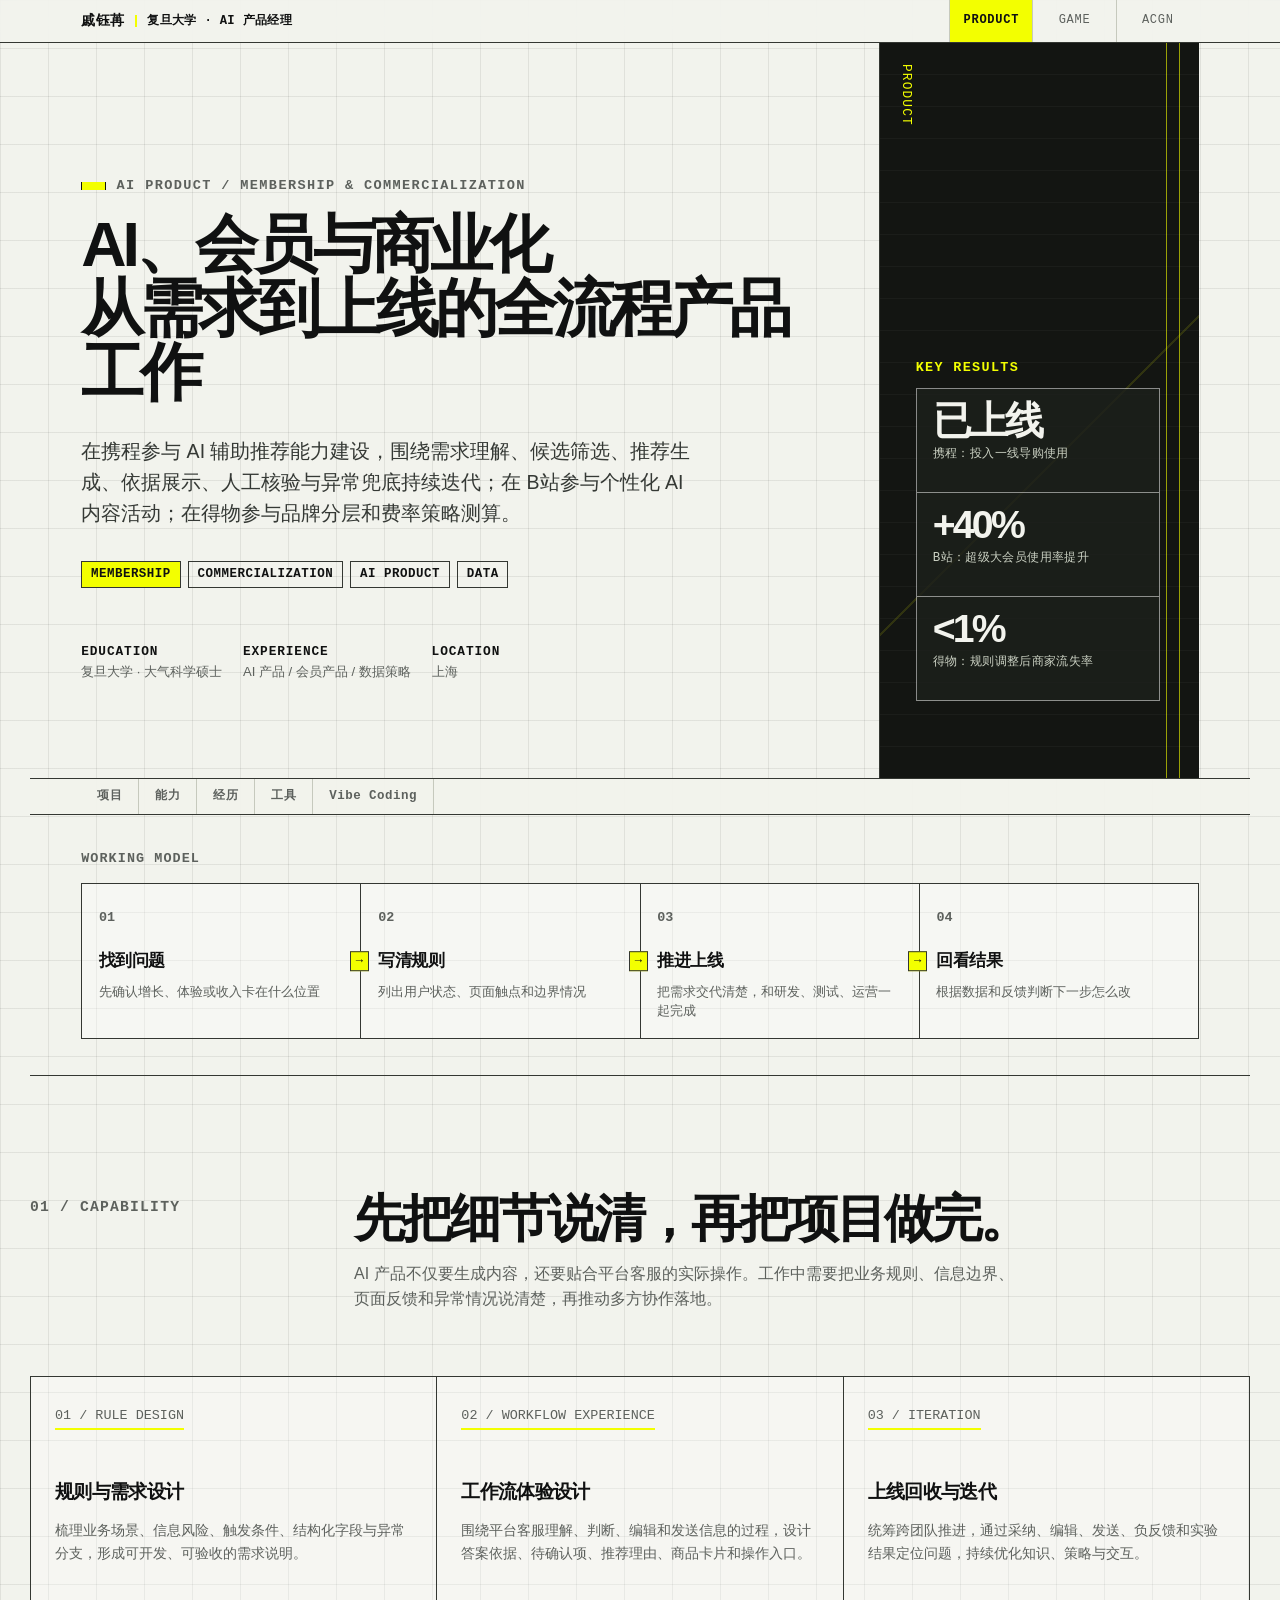
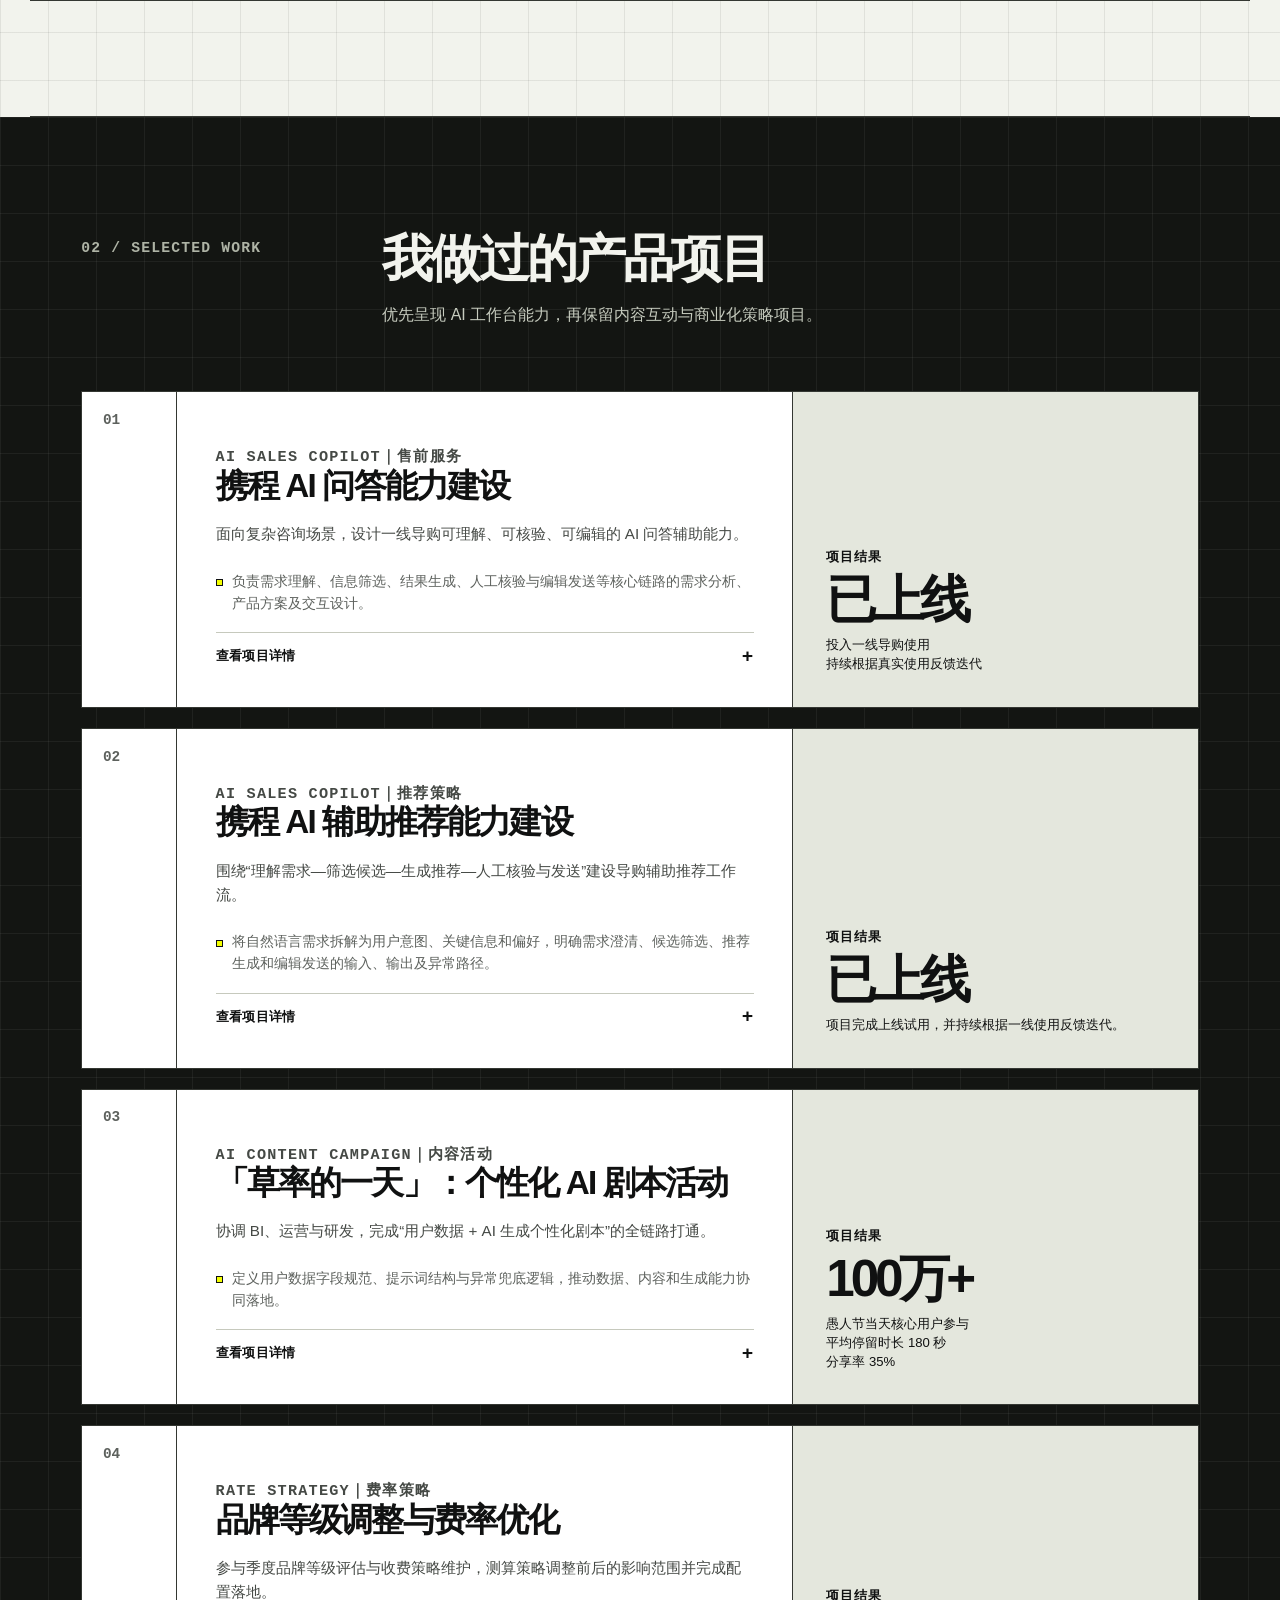
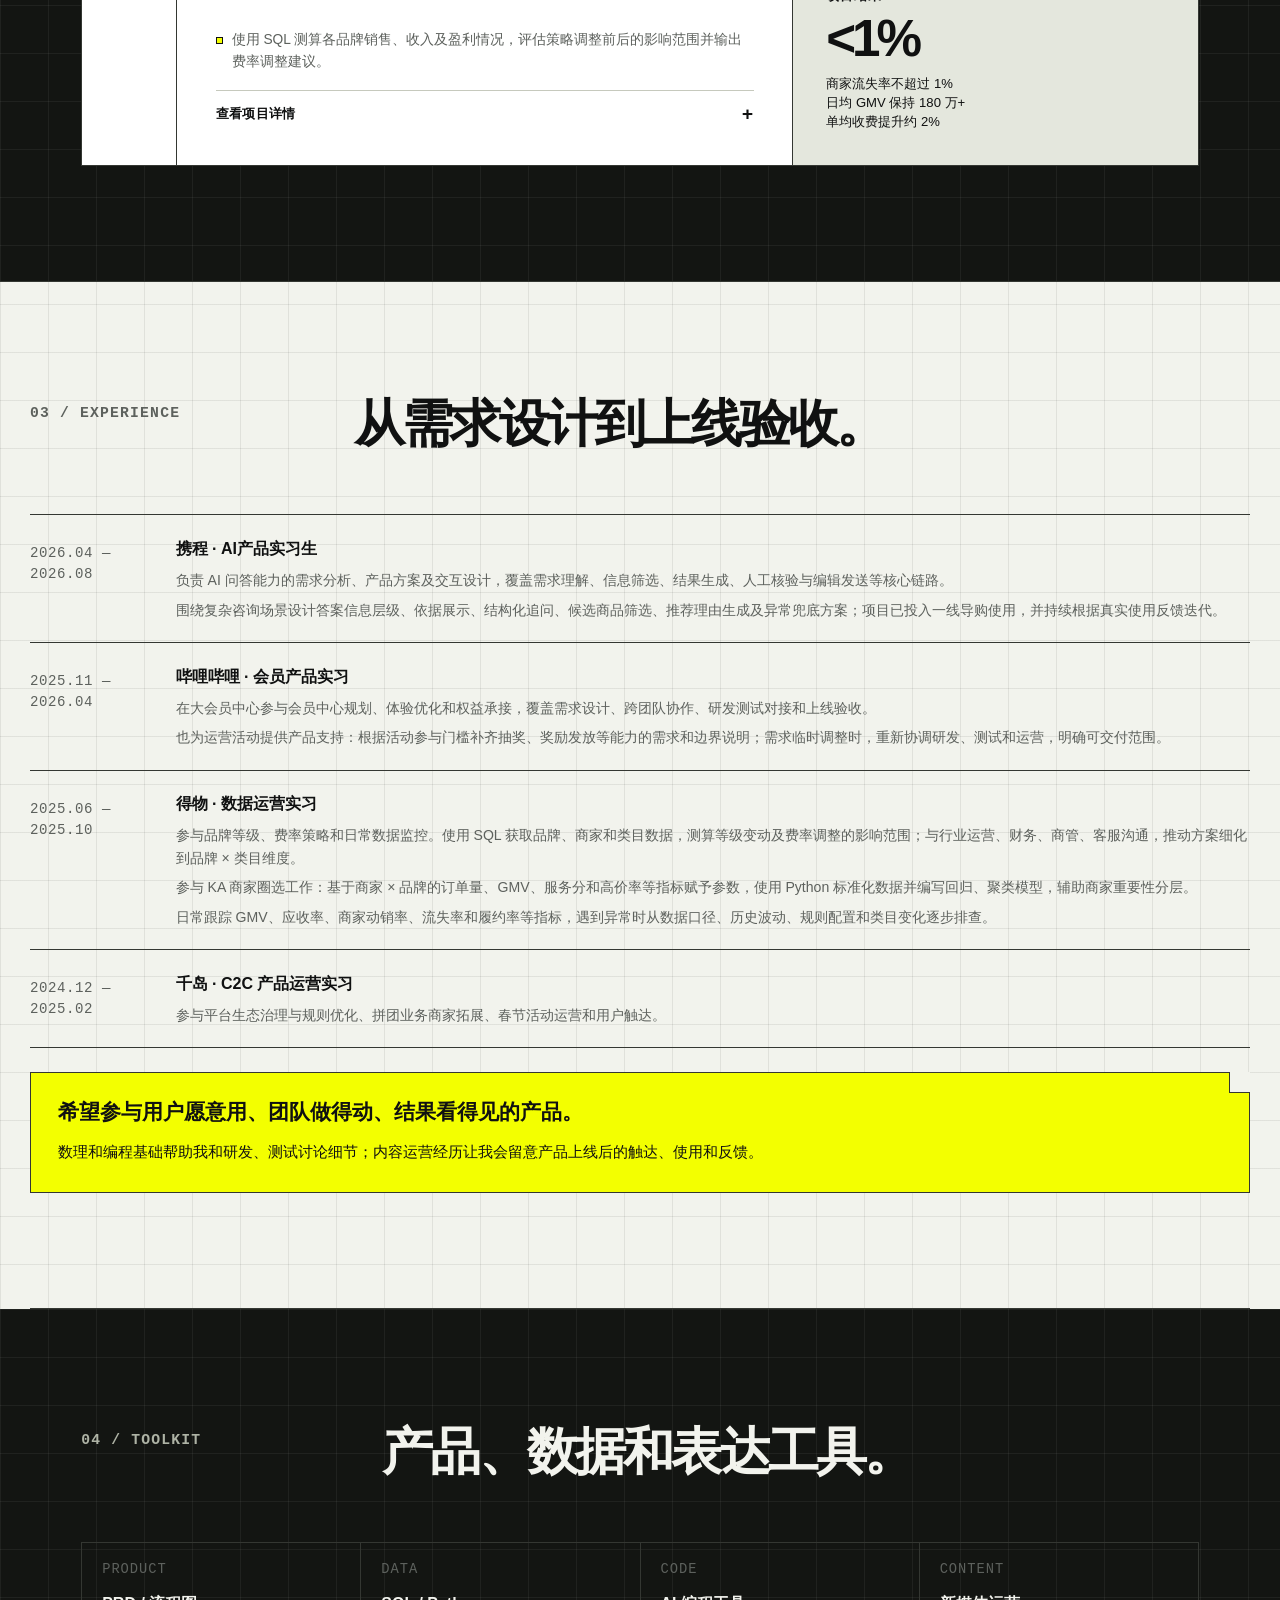
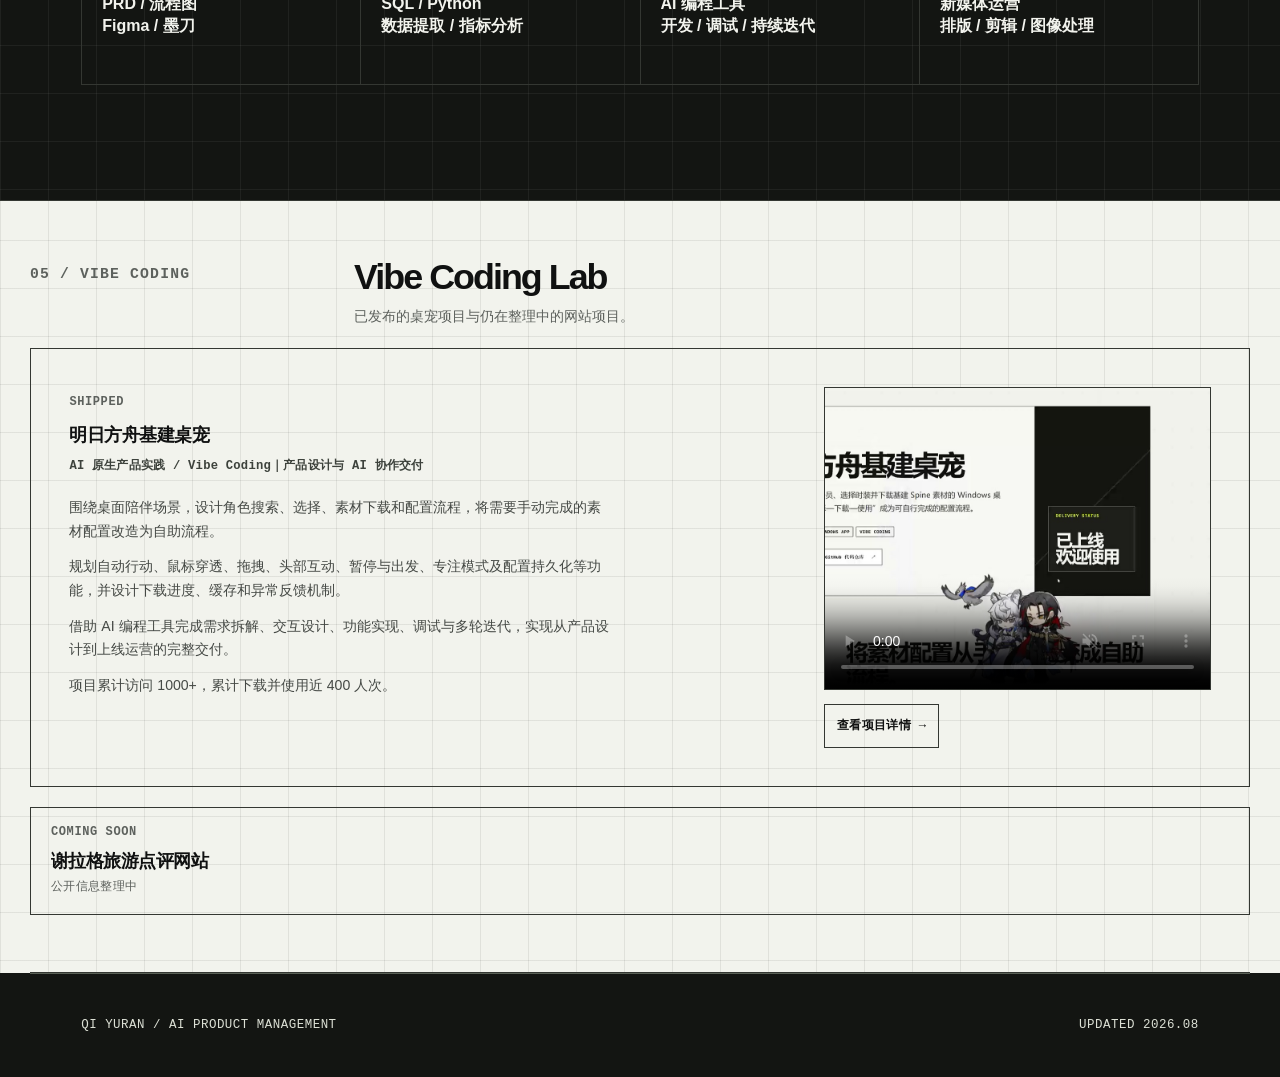
<file: site/product/index.html>
<!doctype html>
<html lang="zh-CN">
  <head>
    <meta charset="utf-8">
    <meta name="viewport" content="width=device-width, initial-scale=1">
    <meta name="robots" content="noindex,nofollow,noarchive,noimageindex">
    <meta name="googlebot" content="noindex,nofollow,noarchive,noimageindex">
    <meta name="theme-color" content="#f2f3ed">
    <title>戚钰苒｜产品经理作品集</title>
    <link rel="stylesheet" href="../assets/css/site.css?v=20260813-12">
  </head>
  <body>
    <a class="skip-link" href="#main">跳至主要内容</a>
    <div class="page-rail" aria-hidden="true"><span data-scroll-rail></span></div>
    <header class="site-header"><div class="site-shell site-header__inner"><a class="identity" href="index.html" aria-label="戚钰苒，产品经理作品集首页"><span class="identity__name">戚钰苒</span><span class="identity__meta">复旦大学 · AI 产品经理</span></a><nav class="channel-nav" aria-label="作品集方向切换"><a href="index.html" aria-current="page">PRODUCT</a><a href="../game/index.html">GAME</a><a href="../acgn/index.html">ACGN</a></nav></div></header>
    <main id="main">
      <section class="site-shell hero" aria-labelledby="hero-title"><div class="hero__copy" data-reveal><div><p class="eyebrow">AI PRODUCT / MEMBERSHIP &amp; COMMERCIALIZATION</p><h1 id="hero-title"><span>AI、会员与商业化</span><span>从需求到上线的全流程产品工作</span></h1><p class="hero__lead">在携程参与 AI 辅助推荐能力建设，围绕需求理解、候选筛选、推荐生成、依据展示、人工核验与异常兜底持续迭代；在 B站参与个性化 AI 内容活动；在得物参与品牌分层和费率策略测算。</p><div class="hero__tags" aria-label="核心能力"><span class="tag tag--signal">MEMBERSHIP</span><span class="tag">COMMERCIALIZATION</span><span class="tag">AI PRODUCT</span><span class="tag">DATA</span></div></div><div class="hero__meta" aria-label="个人信息摘要"><div><b>EDUCATION</b>复旦大学 · 大气科学硕士</div><div><b>EXPERIENCE</b>AI 产品 / 会员产品 / 数据策略</div><div><b>LOCATION</b>上海</div></div></div><aside class="hero__side" aria-label="项目成果与页面索引"><span class="signal-index">PRODUCT</span><div class="hero-evidence"><p class="hero-evidence__label">KEY RESULTS</p><div class="hero-evidence__grid"><div class="hero-evidence__item"><strong>已上线</strong><span>携程：投入一线导购使用</span></div><div class="hero-evidence__item"><strong>+40%</strong><span>B站：超级大会员使用率提升</span></div><div class="hero-evidence__item"><strong>&lt;1%</strong><span>得物：规则调整后商家流失率</span></div></div></div></aside></section>
      <nav class="site-shell section-jump" aria-label="产品页内容导航"><a href="#projects">项目</a><a href="#capabilities">能力</a><a href="#experience">经历</a><a href="#toolkit">工具</a><a href="#vibe-coding">Vibe Coding</a></nav>
      <section class="site-shell design-flow" aria-label="产品工作方法"><p class="design-flow__title">WORKING MODEL</p><div class="design-flow__grid"><div class="design-flow__item"><span class="design-flow__id">01</span><strong>找到问题</strong><span>先确认增长、体验或收入卡在什么位置</span></div><div class="design-flow__item"><span class="design-flow__id">02</span><strong>写清规则</strong><span>列出用户状态、页面触点和边界情况</span></div><div class="design-flow__item"><span class="design-flow__id">03</span><strong>推进上线</strong><span>把需求交代清楚，和研发、测试、运营一起完成</span></div><div class="design-flow__item"><span class="design-flow__id">04</span><strong>回看结果</strong><span>根据数据和反馈判断下一步怎么改</span></div></div></section>
      <section class="section site-shell" id="capabilities" aria-labelledby="capability-title"><div class="section-header" data-reveal><p class="section-index">01 / CAPABILITY</p><div><h2 class="section-title" id="capability-title">先把细节说清，再把项目做完。</h2><p class="section-intro">AI 产品不仅要生成内容，还要贴合平台客服的实际操作。工作中需要把业务规则、信息边界、页面反馈和异常情况说清楚，再推动多方协作落地。</p></div></div><div class="capability-grid" data-reveal><article class="capability"><span class="capability__id">01 / RULE DESIGN</span><h3>规则与需求设计</h3><p>梳理业务场景、信息风险、触发条件、结构化字段与异常分支，形成可开发、可验收的需求说明。</p></article><article class="capability"><span class="capability__id">02 / WORKFLOW EXPERIENCE</span><h3>工作流体验设计</h3><p>围绕平台客服理解、判断、编辑和发送信息的过程，设计答案依据、待确认项、推荐理由、商品卡片和操作入口。</p></article><article class="capability"><span class="capability__id">03 / ITERATION</span><h3>上线回收与迭代</h3><p>统筹跨团队推进，通过采纳、编辑、发送、负反馈和实验结果定位问题，持续优化知识、策略与交互。</p></article></div></section>
      <section class="section section--dark" id="projects" aria-labelledby="project-title"><div class="site-shell"><div class="section-header" data-reveal><p class="section-index">02 / SELECTED WORK</p><div><h2 class="section-title" id="project-title">我做过的产品项目</h2><p class="section-intro">优先呈现 AI 工作台能力，再保留内容互动与商业化策略项目。</p></div></div><div class="project-stack"><article class="project" data-reveal><div class="project__number">01</div><div class="project__main"><p class="project__label">AI SALES COPILOT｜售前服务</p><h3>携程 AI 问答能力建设</h3><p>面向复杂咨询场景，设计一线导购可理解、可核验、可编辑的 AI 问答辅助能力。</p><ul class="project__facts"><li>负责需求理解、信息筛选、结果生成、人工核验与编辑发送等核心链路的需求分析、产品方案及交互设计。</li><li>设计答案信息层级、依据展示、结构化追问及异常兜底方案，帮助导购在复杂咨询中完成判断与表达。</li><li>协同业务、设计、研发及测试完成评审、开发联调、验收与上线。</li><li>项目已投入一线导购使用，并持续根据真实使用反馈迭代。</li></ul></div><div class="project__result"><p class="result-label">项目结果</p><p class="result-number">已上线</p><p class="result-copy">投入一线导购使用<br>持续根据真实使用反馈迭代</p></div></article><article class="project" data-reveal><div class="project__number">02</div><div class="project__main"><p class="project__label">AI SALES COPILOT｜推荐策略</p><h3>携程 AI 辅助推荐能力建设</h3><p>围绕“理解需求—筛选候选—生成推荐—人工核验与发送”建设导购辅助推荐工作流。</p><ul class="project__facts"><li>将自然语言需求拆解为用户意图、关键信息和偏好，明确需求澄清、候选筛选、推荐生成和编辑发送的输入、输出及异常路径。</li><li>设计候选商品筛选、推荐理由生成、依据展示及结构化输出方案，使生成结果可理解、可核验、可调整。</li><li>设计人工编辑、重新生成、历史结果查看、增量推荐及问题反馈机制，支持导购按实际需求调整和补充结果。</li><li>持续评估真实使用中的需求理解、商品匹配、推荐理由、依据完整性和输出可用性，并结合一线反馈推动迭代。</li></ul></div><div class="project__result"><p class="result-label">项目结果</p><p class="result-number">已上线</p><p class="result-copy">项目完成上线试用，并持续根据一线使用反馈迭代。</p></div></article><article class="project" data-reveal><div class="project__number">03</div><div class="project__main"><p class="project__label">AI CONTENT CAMPAIGN｜内容活动</p><h3>「草率的一天」：个性化 AI 剧本活动</h3><p>协调 BI、运营与研发，完成“用户数据 + AI 生成个性化剧本”的全链路打通。</p><ul class="project__facts"><li>定义用户数据字段规范、提示词结构与异常兜底逻辑，推动数据、内容和生成能力协同落地。</li><li>独立完成 H5 活动页原型与交互设计，覆盖入口、加载、剧本展示、分享与异常反馈。</li><li>面对高并发生成延迟，推动预生成与缓存方案，将主要等待压缩至 0.1 秒内。</li><li>为数据不足和接口异常配置兜底剧本，保障活动体验连续。</li></ul></div><div class="project__result"><p class="result-label">项目结果</p><p class="result-number">100万+</p><p class="result-copy">愚人节当天核心用户参与<br>平均停留时长 180 秒<br>分享率 35%</p></div></article><article class="project" data-reveal><div class="project__number">04</div><div class="project__main"><p class="project__label">RATE STRATEGY｜费率策略</p><h3>品牌等级调整与费率优化</h3><p>参与季度品牌等级评估与收费策略维护，测算策略调整前后的影响范围并完成配置落地。</p><ul class="project__facts"><li>使用 SQL 测算各品牌销售、收入及盈利情况，评估策略调整前后的影响范围并输出费率调整建议。</li><li>累计覆盖 1300+ 品牌，完成配置落地并持续关注策略影响。</li><li>使用 SQL 和 Python 监控收费异常、定位原因，输出周报、月报及收费调整复盘。</li><li>及时介入修正配置、核算差异时段订单并推动差额返还，降低收费异常引发的商家投诉风险。</li></ul></div><div class="project__result"><p class="result-label">项目结果</p><p class="result-number">&lt;1%</p><p class="result-copy">商家流失率不超过 1%<br>日均 GMV 保持 180 万+<br>单均收费提升约 2%</p></div></article></div></div></section>
      <section class="section site-shell" id="experience" aria-labelledby="experience-title"><div class="section-header" data-reveal><p class="section-index">03 / EXPERIENCE</p><div><h2 class="section-title" id="experience-title">从需求设计到上线验收。</h2></div></div><div class="two-column two-column--stacked"><div class="timeline" data-reveal><article class="timeline__item"><p class="timeline__date">2026.04 — 2026.08</p><div><h3>携程 · AI产品实习生</h3><p>负责 AI 问答能力的需求分析、产品方案及交互设计，覆盖需求理解、信息筛选、结果生成、人工核验与编辑发送等核心链路。</p><p>围绕复杂咨询场景设计答案信息层级、依据展示、结构化追问、候选商品筛选、推荐理由生成及异常兜底方案；项目已投入一线导购使用，并持续根据真实使用反馈迭代。</p></div></article><article class="timeline__item"><p class="timeline__date">2025.11 — 2026.04</p><div><h3>哔哩哔哩 · 会员产品实习</h3><p>在大会员中心参与会员中心规划、体验优化和权益承接，覆盖需求设计、跨团队协作、研发测试对接和上线验收。</p><p>也为运营活动提供产品支持：根据活动参与门槛补齐抽奖、奖励发放等能力的需求和边界说明；需求临时调整时，重新协调研发、测试和运营，明确可交付范围。</p></div></article><article class="timeline__item"><p class="timeline__date">2025.06 — 2025.10</p><div><h3>得物 · 数据运营实习</h3><p>参与品牌等级、费率策略和日常数据监控。使用 SQL 获取品牌、商家和类目数据，测算等级变动及费率调整的影响范围；与行业运营、财务、商管、客服沟通，推动方案细化到品牌 × 类目维度。</p><p>参与 KA 商家圈选工作：基于商家 × 品牌的订单量、GMV、服务分和高价率等指标赋予参数，使用 Python 标准化数据并编写回归、聚类模型，辅助商家重要性分层。</p><p>日常跟踪 GMV、应收率、商家动销率、流失率和履约率等指标，遇到异常时从数据口径、历史波动、规则配置和类目变化逐步排查。</p></div></article><article class="timeline__item"><p class="timeline__date">2024.12 — 2025.02</p><div><h3>千岛 · C2C 产品运营实习</h3><p>参与平台生态治理与规则优化、拼团业务商家拓展、春节活动运营和用户触达。</p></div></article></div><aside class="note-panel" data-reveal><h3>希望参与用户愿意用、团队做得动、结果看得见的产品。</h3><p>数理和编程基础帮助我和研发、测试讨论细节；内容运营经历让我会留意产品上线后的触达、使用和反馈。</p></aside></div></section>
      <section class="section section--dark" id="toolkit" aria-labelledby="tool-title"><div class="site-shell"><div class="section-header" data-reveal><p class="section-index">04 / TOOLKIT</p><div><h2 class="section-title" id="tool-title">产品、数据和表达工具。</h2></div></div><div class="tool-grid" data-reveal><div><span>PRODUCT</span><strong>PRD / 流程图<br>Figma / 墨刀</strong></div><div><span>DATA</span><strong>SQL / Python<br>数据提取 / 指标分析</strong></div><div><span>CODE</span><strong>AI 编程工具<br>开发 / 调试 / 持续迭代</strong></div><div><span>CONTENT</span><strong>新媒体运营<br>排版 / 剪辑 / 图像处理</strong></div></div></div></section>
      <section class="section site-shell" id="vibe-coding" aria-labelledby="vibe-title"><div class="section-header" data-reveal><p class="section-index">05 / VIBE CODING</p><div><h2 class="section-title" id="vibe-title">Vibe Coding Lab</h2><p class="section-intro">已发布的桌宠项目与仍在整理中的网站项目。</p></div></div><div class="vibe-grid" data-reveal><article class="vibe-card vibe-card--shipped" data-project-slot="arknights-desktop-pet"><div class="vibe-card__copy"><span class="vibe-card__status">SHIPPED</span><h3>明日方舟基建桌宠</h3><p class="vibe-card__project-type">AI 原生产品实践 / Vibe Coding｜产品设计与 AI 协作交付</p><div class="vibe-card__detail"><p>围绕桌面陪伴场景，设计角色搜索、选择、素材下载和配置流程，将需要手动完成的素材配置改造为自助流程。</p><p>规划自动行动、鼠标穿透、拖拽、头部互动、暂停与出发、专注模式及配置持久化等功能，并设计下载进度、缓存和异常反馈机制。</p><p>借助 AI 编程工具完成需求拆解、交互设计、功能实现、调试与多轮迭代，实现从产品设计到上线运营的完整交付。</p><p>项目累计访问 1000+，累计下载并使用近 400 人次。</p></div></div><div class="vibe-card__preview"><video class="vibe-card__video" autoplay muted loop playsinline controls preload="metadata" poster="../assets/media/arknights-desktop-pet-preview.jpg" aria-label="明日方舟基建桌宠演示预览"><source src="../assets/media/arknights-desktop-pet-preview.mp4" type="video/mp4">你的浏览器不支持视频播放。</video><a class="vibe-card__cta" href="../projects/arknights-desktop-pet/index.html">查看项目详情 →</a></div></article><article class="vibe-card" data-project-slot="kjerag-travel"><span class="vibe-card__status">COMING SOON</span><h3>谢拉格旅游点评网站</h3><p class="vibe-card__foot">公开信息整理中</p></article></div></section>
    </main>
    <footer class="site-footer"><div class="site-shell site-footer__inner"><span>QI YURAN / AI PRODUCT MANAGEMENT</span><span>UPDATED 2026.08</span></div></footer>
    <script src="../assets/js/site.js"></script>
  </body>
</html>
</file>
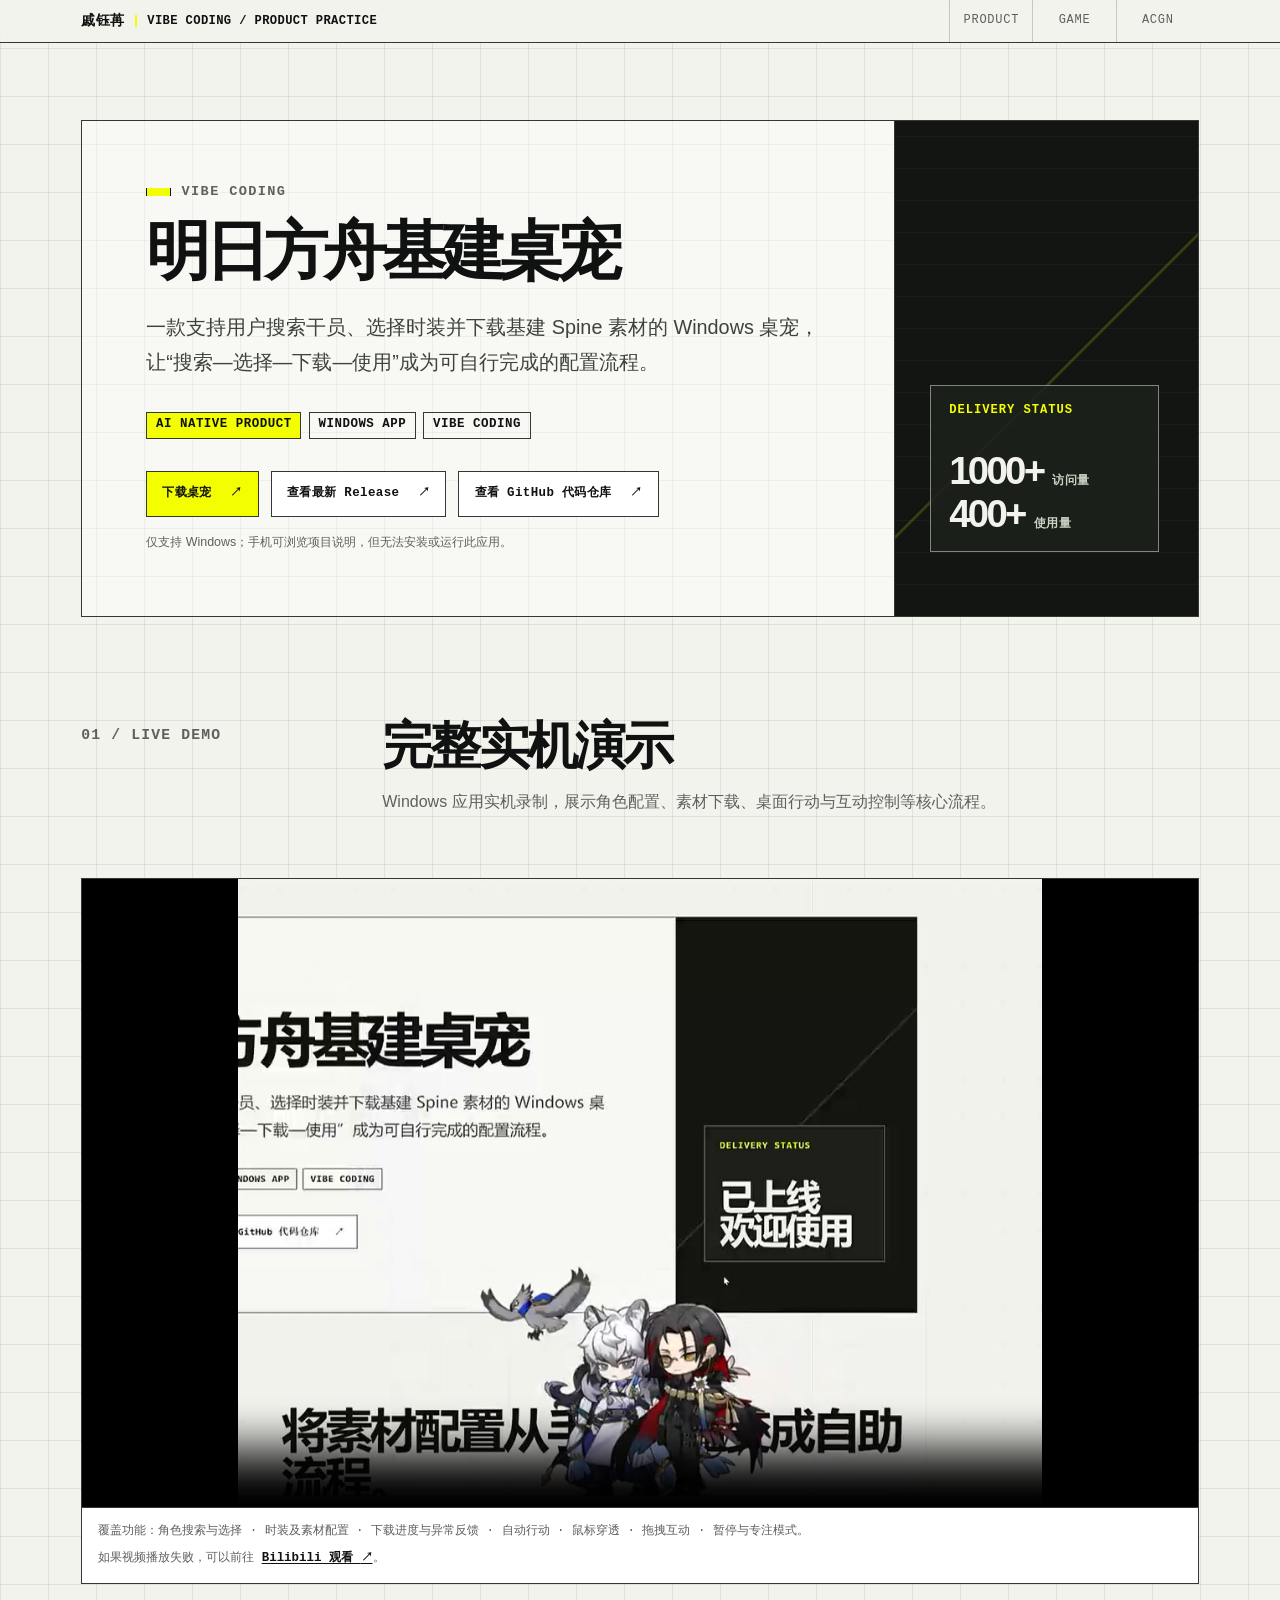
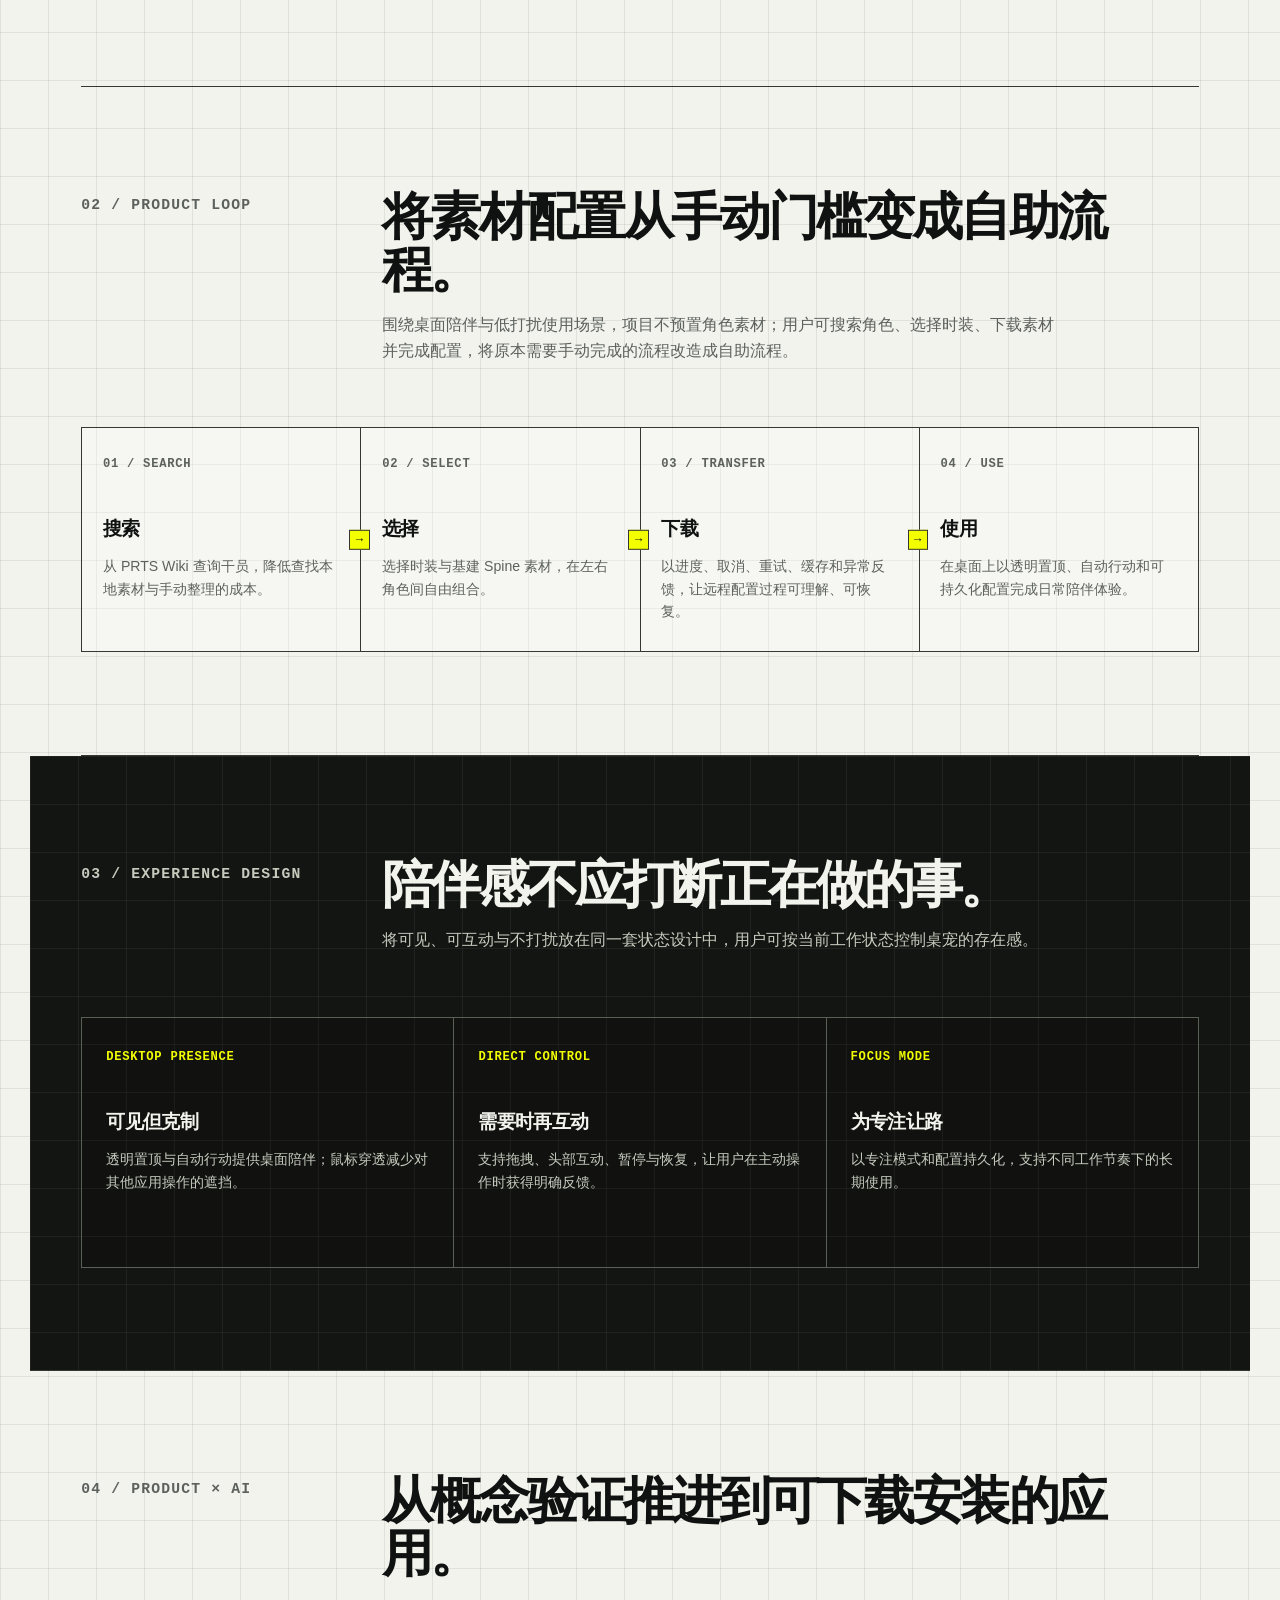
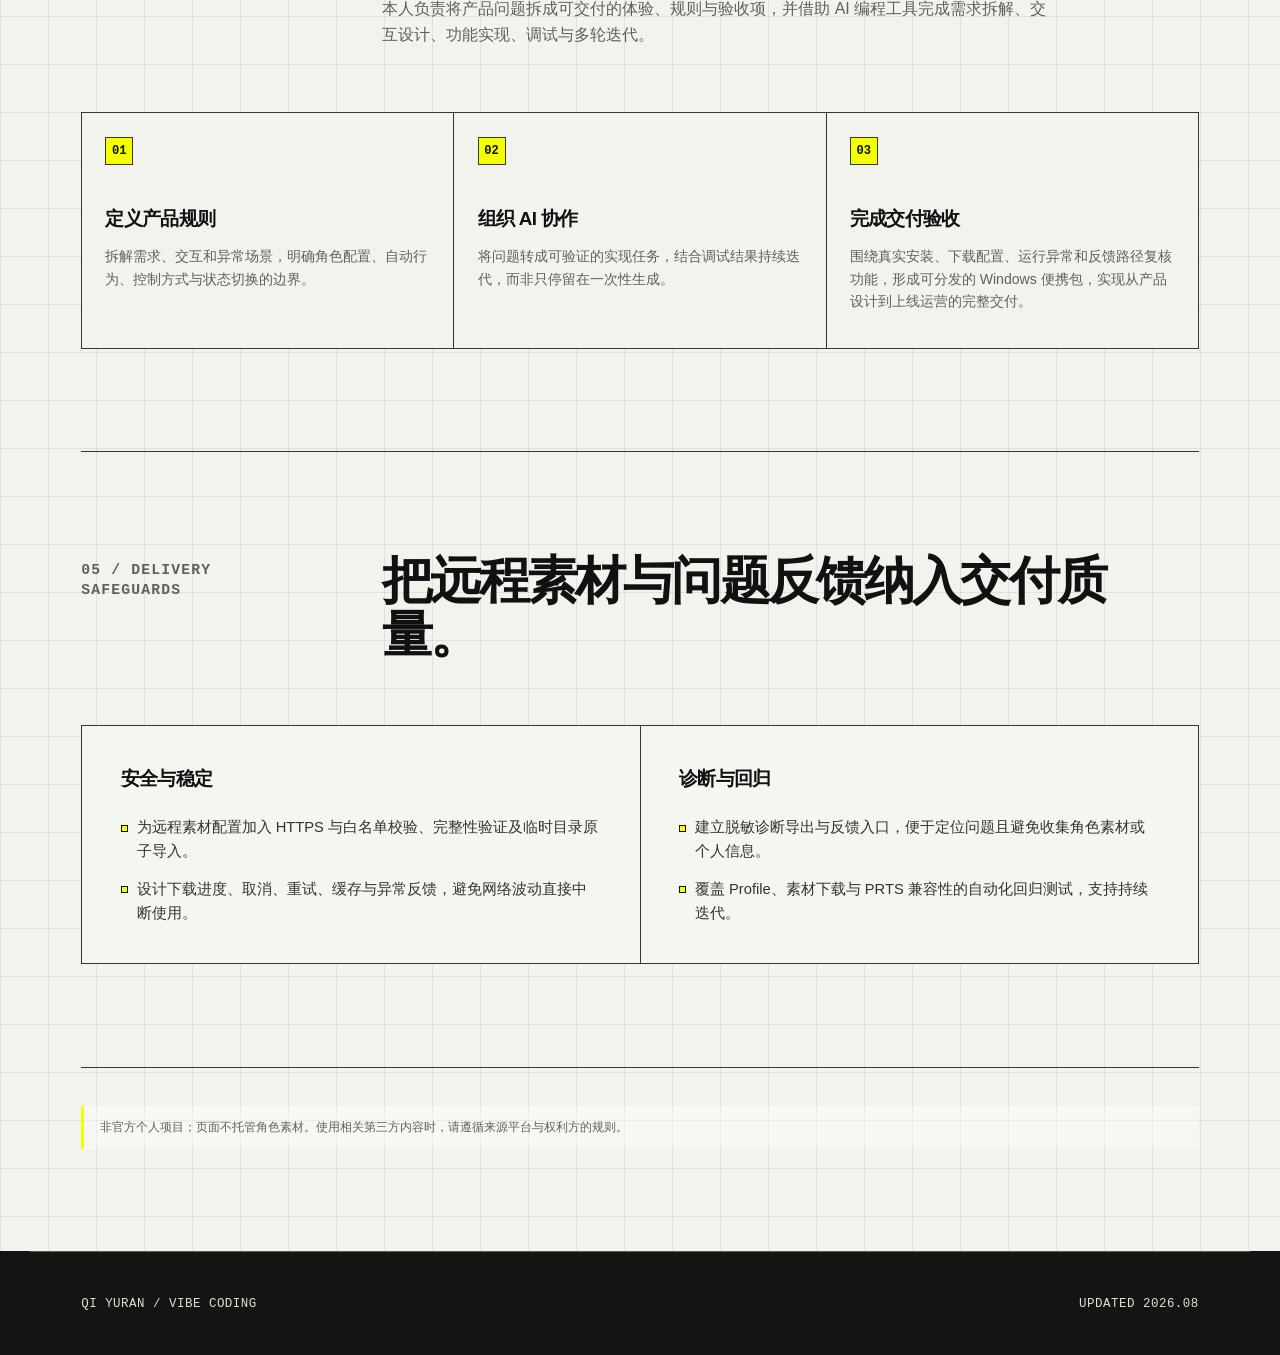
<file: site/projects/arknights-desktop-pet/index.html>
<!doctype html>
<html lang="zh-CN">
  <head>
    <meta charset="utf-8">
    <meta name="viewport" content="width=device-width, initial-scale=1">
    <meta name="robots" content="noindex,nofollow,noarchive,noimageindex">
    <meta name="googlebot" content="noindex,nofollow,noarchive,noimageindex">
    <meta name="theme-color" content="#f2f3ed">
    <title>明日方舟基建桌宠｜戚钰苒</title>
    <link rel="stylesheet" href="../../assets/css/site.css?v=20260813-12">
  </head>
  <body>
    <a class="skip-link" href="#main">跳至主要内容</a>
    <div class="page-rail" aria-hidden="true"><span data-scroll-rail></span></div>
    <header class="site-header"><div class="site-shell site-header__inner"><a class="identity" href="#main" aria-label="明日方舟基建桌宠项目详情"><span class="identity__name">戚钰苒</span><span class="identity__meta">VIBE CODING / PRODUCT PRACTICE</span></a><nav class="channel-nav" aria-label="作品集方向切换"><a href="../../product/index.html">PRODUCT</a><a href="../../game/index.html">GAME</a><a href="../../acgn/index.html">ACGN</a></nav></div></header>
    <main id="main" class="site-shell project-page">
      <!-- Reusable Vibe Coding project-detail template: hero, evidence, flow, experience, delivery, external actions. -->
      <article>
        <header class="project-hero" data-reveal>
          <div class="project-hero__copy">
            <p class="eyebrow">VIBE CODING</p>
            <h1>明日方舟基建桌宠</h1>
            <p class="project-hero__lead">一款支持用户搜索干员、选择时装并下载基建 Spine 素材的 Windows 桌宠，让“搜索—选择—下载—使用”成为可自行完成的配置流程。</p>
            <div class="hero__tags" aria-label="项目标签"><span class="tag tag--signal">AI NATIVE PRODUCT</span><span class="tag">WINDOWS APP</span><span class="tag">VIBE CODING</span></div>
            <div class="project-actions" aria-label="项目链接">
              <a class="project-action project-action--primary" href="https://github.com/Silverash999/arknights-base-desktop-pet/releases/download/v103/arknights-base-desktop-pet-v103-installer.zip" target="_blank" rel="noopener noreferrer">下载桌宠 <span aria-hidden="true">↗</span></a>
              <a class="project-action" href="https://github.com/Silverash999/arknights-base-desktop-pet/releases/latest" target="_blank" rel="noopener noreferrer">查看最新 Release <span aria-hidden="true">↗</span></a>
              <a class="project-action" href="https://github.com/Silverash999/arknights-base-desktop-pet" target="_blank" rel="noopener noreferrer">查看 GitHub 代码仓库 <span aria-hidden="true">↗</span></a>
            </div>
            <p class="project-hero__note">仅支持 Windows；手机可浏览项目说明，但无法安装或运行此应用。</p>
          </div>
          <aside class="project-hero__side" aria-label="项目交付摘要">
            <div class="project-hero__signal"><p>DELIVERY STATUS</p><div class="project-hero__metrics" aria-label="项目累计访问量超过一千，累计使用量超过四百"><div class="project-hero__metric"><b>1000+</b><span>访问量</span></div><div class="project-hero__metric"><b>400+</b><span>使用量</span></div></div></div>
          </aside>
        </header>

        <section class="project-section project-demo" aria-labelledby="demo-title">
          <div class="section-header" data-reveal><p class="section-index">01 / LIVE DEMO</p><div><h2 class="section-title" id="demo-title">完整实机演示</h2><p class="section-intro">Windows 应用实机录制，展示角色配置、素材下载、桌面行动与互动控制等核心流程。</p></div></div>
          <figure class="project-demo__media" data-reveal>
            <video class="project-demo__video" controls preload="metadata" playsinline poster="../../assets/media/arknights-desktop-pet-preview.jpg" aria-label="桌宠完整流程实机演示视频" aria-describedby="demo-caption"><source src="../../assets/media/arknights-desktop-pet-live-demo.mp4" type="video/mp4">你的浏览器不支持视频播放。请使用上方下载链接获取 Windows 应用。</video>
            <figcaption id="demo-caption">覆盖功能：角色搜索与选择 · 时装及素材配置 · 下载进度与异常反馈 · 自动行动 · 鼠标穿透 · 拖拽互动 · 暂停与专注模式。<span class="project-demo__fallback">如果视频播放失败，可以前往 <a href="https://www.bilibili.com/video/BV1YEnq67Etd/" target="_blank" rel="noopener noreferrer">Bilibili 观看 <span aria-hidden="true">↗</span></a>。</span></figcaption>
          </figure>
        </section>

        <section class="project-section" aria-labelledby="overview-title">
          <div class="section-header" data-reveal><p class="section-index">02 / PRODUCT LOOP</p><div><h2 class="section-title" id="overview-title">将素材配置从手动门槛变成自助流程。</h2><p class="section-intro">围绕桌面陪伴与低打扰使用场景，项目不预置角色素材；用户可搜索角色、选择时装、下载素材并完成配置，将原本需要手动完成的流程改造成自助流程。</p></div></div>
          <div class="project-flow" data-reveal>
            <article><span>01 / SEARCH</span><h3>搜索</h3><p>从 PRTS Wiki 查询干员，降低查找本地素材与手动整理的成本。</p></article>
            <article><span>02 / SELECT</span><h3>选择</h3><p>选择时装与基建 Spine 素材，在左右角色间自由组合。</p></article>
            <article><span>03 / TRANSFER</span><h3>下载</h3><p>以进度、取消、重试、缓存和异常反馈，让远程配置过程可理解、可恢复。</p></article>
            <article><span>04 / USE</span><h3>使用</h3><p>在桌面上以透明置顶、自动行动和可持久化配置完成日常陪伴体验。</p></article>
          </div>
        </section>

        <section class="project-section project-section--dark" aria-labelledby="experience-title">
          <div class="section-header" data-reveal><p class="section-index">03 / EXPERIENCE DESIGN</p><div><h2 class="section-title" id="experience-title">陪伴感不应打断正在做的事。</h2><p class="section-intro">将可见、可互动与不打扰放在同一套状态设计中，用户可按当前工作状态控制桌宠的存在感。</p></div></div>
          <div class="project-capability-grid" data-reveal>
            <article><span>DESKTOP PRESENCE</span><h3>可见但克制</h3><p>透明置顶与自动行动提供桌面陪伴；鼠标穿透减少对其他应用操作的遮挡。</p></article>
            <article><span>DIRECT CONTROL</span><h3>需要时再互动</h3><p>支持拖拽、头部互动、暂停与恢复，让用户在主动操作时获得明确反馈。</p></article>
            <article><span>FOCUS MODE</span><h3>为专注让路</h3><p>以专注模式和配置持久化，支持不同工作节奏下的长期使用。</p></article>
          </div>
        </section>

        <section class="project-section" aria-labelledby="role-title">
          <div class="section-header" data-reveal><p class="section-index">04 / PRODUCT × AI</p><div><h2 class="section-title" id="role-title">从概念验证推进到可下载安装的应用。</h2><p class="section-intro">本人负责将产品问题拆成可交付的体验、规则与验收项，并借助 AI 编程工具完成需求拆解、交互设计、功能实现、调试与多轮迭代。</p></div></div>
          <div class="project-role-grid" data-reveal>
            <article><span>01</span><h3>定义产品规则</h3><p>拆解需求、交互和异常场景，明确角色配置、自动行为、控制方式与状态切换的边界。</p></article>
            <article><span>02</span><h3>组织 AI 协作</h3><p>将问题转成可验证的实现任务，结合调试结果持续迭代，而非只停留在一次性生成。</p></article>
            <article><span>03</span><h3>完成交付验收</h3><p>围绕真实安装、下载配置、运行异常和反馈路径复核功能，形成可分发的 Windows 便携包，实现从产品设计到上线运营的完整交付。</p></article>
          </div>
        </section>

        <section class="project-section" aria-labelledby="reliability-title">
          <div class="section-header" data-reveal><p class="section-index">05 / DELIVERY SAFEGUARDS</p><div><h2 class="section-title" id="reliability-title">把远程素材与问题反馈纳入交付质量。</h2></div></div>
          <div class="project-safeguards" data-reveal>
            <article><h3>安全与稳定</h3><ul><li>为远程素材配置加入 HTTPS 与白名单校验、完整性验证及临时目录原子导入。</li><li>设计下载进度、取消、重试、缓存与异常反馈，避免网络波动直接中断使用。</li></ul></article>
            <article><h3>诊断与回归</h3><ul><li>建立脱敏诊断导出与反馈入口，便于定位问题且避免收集角色素材或个人信息。</li><li>覆盖 Profile、素材下载与 PRTS 兼容性的自动化回归测试，支持持续迭代。</li></ul></article>
          </div>
        </section>

        <aside class="project-disclosure" data-reveal aria-label="公开展示说明">非官方个人项目；页面不托管角色素材。使用相关第三方内容时，请遵循来源平台与权利方的规则。</aside>
      </article>
    </main>
    <footer class="site-footer"><div class="site-shell site-footer__inner"><span>QI YURAN / VIBE CODING</span><span>UPDATED 2026.08</span></div></footer>
    <script src="../../assets/js/site.js"></script>
  </body>
</html>
</file>
<file: site/assets/css/site.css>
:root {
  --ink: #101111;
  --paper: #f2f3ed;
  --paper-strong: #ffffff;
  --muted: #5d615d;
  --line: #c6c9bd;
  --line-dark: #343732;
  --signal: #f3ff00;
  --cyan: #18d1ff;
  --dark: #131512;
  --dark-soft: #1d201b;
  --grid: rgba(16, 17, 17, 0.08);
  --max: 1220px;
  --gutter: clamp(1.1rem, 4vw, 3.25rem);
  --mono: "IBM Plex Mono", "SFMono-Regular", Consolas, "Liberation Mono", monospace;
  --sans: Inter, "PingFang SC", "Microsoft YaHei", "Noto Sans SC", Arial, sans-serif;
}

* { box-sizing: border-box; }
html { scroll-behavior: smooth; background: var(--paper); }
body {
  margin: 0;
  color: var(--ink);
  background-color: var(--paper);
  background-image: linear-gradient(var(--grid) 1px, transparent 1px), linear-gradient(90deg, var(--grid) 1px, transparent 1px);
  background-size: 48px 48px;
  font-family: var(--sans);
  line-height: 1.6;
  text-rendering: optimizeLegibility;
}
body { overflow-x: clip; }
a { color: inherit; text-decoration: none; }
button, a { -webkit-tap-highlight-color: transparent; }
img { display: block; max-width: 100%; }
::selection { color: var(--ink); background: var(--signal); }
:where(a, button, summary):focus-visible { outline: 3px solid var(--ink); outline-offset: 3px; }

.skip-link {
  position: fixed; z-index: 100; top: -4rem; left: 1rem; padding: .5rem .85rem;
  color: var(--ink); background: var(--signal); font-weight: 700;
}
.skip-link:focus { top: 1rem; }
.page-rail { position: fixed; z-index: 50; top: 0; left: 0; height: 3px; width: 100%; background: transparent; pointer-events: none; }
.page-rail span { display: block; width: 100%; height: 100%; background: var(--signal); transform-origin: left; transform: scaleX(0); }

.site-shell { width: min(100%, var(--max)); margin: 0 auto; padding: 0 var(--gutter); }
.site-header { border-bottom: 1px solid var(--line-dark); background: rgba(242, 243, 237, .88); backdrop-filter: blur(14px); position: sticky; top: 0; z-index: 20; }
.site-header__inner { min-height: 42px; display: flex; align-items: stretch; justify-content: space-between; gap: 1rem; }
.identity { min-width: max-content; display: flex; align-items: center; gap: .65rem; font-family: var(--mono); font-size: .78rem; font-weight: 700; letter-spacing: .05em; }
.identity__name { font-family: var(--sans); font-size: .9rem; font-weight: 800; letter-spacing: .03em; }
.identity__meta { padding-left: .65rem; border-left: 2px solid var(--signal); color: var(--ink); font: 800 .76rem/1 var(--mono); letter-spacing: .03em; }
.channel-nav { display: flex; align-items: stretch; overflow-x: auto; scrollbar-width: none; }
.channel-nav::-webkit-scrollbar { display: none; }
.channel-nav a { min-width: 5.2rem; display: grid; place-items: center; padding: 0 .8rem; border-left: 1px solid var(--line); font-family: var(--mono); font-size: .75rem; letter-spacing: .06em; color: var(--muted); transition: background .2s, color .2s; }
.channel-nav a:hover, .channel-nav a:focus-visible { color: var(--ink); background: #e5e7dd; outline: none; }
.channel-nav a[aria-current="page"] { color: var(--ink); background: var(--signal); font-weight: 800; }
.section-jump { position: sticky; z-index: 16; top: 42px; display: flex; align-items: stretch; overflow-x: auto; border-bottom: 1px solid var(--line-dark); background: rgba(242,243,237,.95); scrollbar-width: none; }
.section-jump::-webkit-scrollbar { display: none; }
.section-jump a { flex: 0 0 auto; padding: .7rem 1rem; border-right: 1px solid var(--line); color: var(--muted); font: 800 .78rem/1 var(--mono); letter-spacing: .04em; }
.section-jump a:hover, .section-jump a:focus-visible { color: var(--ink); background: var(--signal); outline: none; }

.hero { display: grid; grid-template-columns: minmax(0, 1.6fr) minmax(210px, .64fr); min-height: min(625px, calc(100vh - 42px)); border-bottom: 1px solid var(--line-dark); }
.hero__copy { padding: clamp(4rem, 11vw, 8.5rem) clamp(1rem, 5vw, 5.5rem) clamp(3.5rem, 8vw, 6rem) 0; display: flex; flex-direction: column; justify-content: space-between; }
.eyebrow { display: flex; align-items: center; gap: .65rem; margin: 0 0 1.3rem; color: var(--muted); font: 700 .85rem/1 var(--mono); letter-spacing: .1em; }
.eyebrow::before { content: ""; display: block; width: 23px; height: 8px; background: var(--signal); border-left: 1px solid var(--ink); border-right: 1px solid var(--ink); }
.hero h1 { max-width: 860px; margin: 0; font-size: clamp(2.35rem, 4.9vw, 4.65rem); letter-spacing: -.065em; line-height: 1.02; font-weight: 860; }
.hero h1 span { display: block; }
.hero__lead { max-width: 620px; margin: 1.9rem 0 0; font-size: clamp(1rem, 1.6vw, 1.22rem); color: #353935; }
.hero__tags { display: flex; flex-wrap: wrap; gap: .45rem; margin: 2rem 0 0; }
.tag { padding: .35rem .55rem; border: 1px solid var(--line-dark); font: 700 .78rem/1.1 var(--mono); letter-spacing: .04em; }
.tag--signal { background: var(--signal); }
.hero__meta { display: flex; gap: 1.3rem; margin-top: 3.5rem; font-size: .82rem; color: var(--muted); }
.hero__meta b { display: block; color: var(--ink); font: 800 .8rem/1.3 var(--mono); letter-spacing: .07em; }

.hero__side { position: relative; min-height: 420px; border-left: 1px solid var(--line-dark); background: var(--dark); color: var(--paper); overflow: hidden; }
.hero__side::before, .hero__side::after { content: ""; position: absolute; pointer-events: none; }
.hero__side::before { inset: 0; background: linear-gradient(135deg, transparent 0 56%, rgba(243,255,0,.13) 56% 56.3%, transparent 56.3%), repeating-linear-gradient(0deg, transparent 0 31px, rgba(255,255,255,.07) 32px); }
.hero__side::after { width: 12px; height: 100%; right: 1.15rem; top: 0; border-left: 1px solid rgba(243,255,0,.6); border-right: 1px solid rgba(243,255,0,.6); }
.design-flow { padding-top: 2.3rem; padding-bottom: 2.3rem; border-bottom: 1px solid var(--line-dark); }
.design-flow__title { margin: 0 0 1.15rem; color: var(--muted); font: 800 .84rem/1 var(--mono); letter-spacing: .08em; }
.design-flow__grid { display: grid; grid-template-columns: repeat(4, 1fr); border-top: 1px solid var(--line-dark); border-left: 1px solid var(--line-dark); }
.design-flow__item { position: relative; min-height: 126px; padding: 1.05rem; border-right: 1px solid var(--line-dark); border-bottom: 1px solid var(--line-dark); background: rgba(255,255,255,.32); }
.design-flow__item::after { content: "→"; position: absolute; right: -.55rem; top: 50%; z-index: 1; display: grid; place-items: center; width: 1.1rem; height: 1.1rem; color: var(--ink); background: var(--signal); border: 1px solid var(--line-dark); transform: translateY(-50%); font: 800 .76rem/1 var(--mono); }
.design-flow__item:last-child::after { display: none; }
.design-flow__id { display: block; color: var(--muted); font: 800 .76rem/1 var(--mono); }
.design-flow__item strong { display: block; margin-top: 1.25rem; font-size: 1.05rem; letter-spacing: -.03em; }
.design-flow__item span { display: block; margin-top: .45rem; color: var(--muted); font-size: .84rem; line-height: 1.45; }
.hero-signal { position: absolute; z-index: 1; right: clamp(1rem, 3vw, 2.5rem); bottom: clamp(2.2rem, 6vw, 5.2rem); left: clamp(1rem, 3vw, 2.2rem); padding: 1.15rem; border: 1px solid rgba(255,255,255,.44); background: rgba(29,32,27,.86); }
.hero-signal p { margin: 0; color: var(--signal); font: 800 .84rem/1 var(--mono); letter-spacing: .1em; }
.hero-signal strong { display: block; margin-top: 2.7rem; color: var(--paper); font-size: clamp(1.6rem, 3vw, 2.5rem); line-height: .93; letter-spacing: -.065em; }
.hero-signal span { display: block; margin-top: 1rem; color: #cbd1c3; font: .8rem/1.5 var(--mono); letter-spacing: .04em; }
.hero-evidence { position: absolute; z-index: 1; right: clamp(1rem, 3vw, 2.5rem); bottom: clamp(2.2rem, 6vw, 5.2rem); left: clamp(1rem, 3vw, 2.2rem); }
.hero-evidence__label { margin: 0 0 .85rem; color: var(--signal); font: 800 .84rem/1 var(--mono); letter-spacing: .1em; }
.hero-evidence__grid { display: grid; grid-template-columns: 1fr; border-top: 1px solid rgba(255,255,255,.5); border-left: 1px solid rgba(255,255,255,.5); }
.hero-evidence__item { min-height: 104px; padding: .85rem 1rem; border-right: 1px solid rgba(255,255,255,.5); border-bottom: 1px solid rgba(255,255,255,.5); background: rgba(29,32,27,.82); }
.hero-evidence__item strong { display: block; color: var(--paper); font-size: clamp(1.6rem, 3.1vw, 2.45rem); line-height: .92; letter-spacing: -.07em; }
.hero-evidence__item span { display: block; margin-top: .45rem; color: #cbd1c3; font: .78rem/1.35 var(--mono); letter-spacing: .03em; }
.signal-index { position: absolute; left: 1.2rem; top: 1.3rem; color: var(--signal); font: .8rem/1 var(--mono); letter-spacing: .09em; writing-mode: vertical-rl; }

.section { border-bottom: 1px solid var(--line-dark); padding: clamp(4.3rem, 9vw, 8rem) 0; }
.section--dark { color: var(--paper); background: var(--dark); position: relative; }
.section--dark::before { content: ""; position: absolute; inset: 0; background-image: linear-gradient(rgba(255,255,255,.055) 1px, transparent 1px), linear-gradient(90deg, rgba(255,255,255,.055) 1px, transparent 1px); background-size: 48px 48px; pointer-events: none; }
.section--dark > * { position: relative; }
.section-header { display: grid; grid-template-columns: minmax(155px, .45fr) minmax(0, 1.55fr); gap: clamp(1.6rem, 5vw, 5rem); margin-bottom: clamp(2.4rem, 5vw, 4rem); }
.section-index { margin: .35rem 0 0; color: var(--muted); font: 700 .92rem/1.4 var(--mono); letter-spacing: .08em; }
.section--dark .section-index { color: #aeb3a5; }
.section-title { margin: 0; font-size: clamp(2rem, 4vw, 3.7rem); letter-spacing: -.055em; line-height: 1.04; }
.section-intro { max-width: 675px; margin: 1rem 0 0; color: var(--muted); font-size: 1rem; }
.section--dark .section-intro { color: #c6cbbe; }

.capability-grid { display: grid; grid-template-columns: repeat(3, 1fr); border-top: 1px solid var(--line-dark); border-left: 1px solid var(--line-dark); }
.capability { min-height: 224px; padding: 1.5rem; border-right: 1px solid var(--line-dark); border-bottom: 1px solid var(--line-dark); background: rgba(255,255,255,.26); }
.capability__id { display: inline-block; margin-bottom: 2.9rem; padding-bottom: .35rem; border-bottom: 2px solid var(--signal); color: var(--muted); font: .84rem/1 var(--mono); }
.capability h3 { margin: 0; font-size: 1.2rem; letter-spacing: -.035em; }
.capability p { margin: .75rem 0 0; color: var(--muted); font-size: .9rem; }
.section--dark .capability { border-color: #596055; background: rgba(0,0,0,.13); }
.section--dark .capability h3 { color: var(--paper); }
.section--dark .capability p { color: #c6cbbe; }

.project-stack { display: grid; gap: 1.25rem; }
.project--ai-priority { order: 2; }
.project--after-ai-one { order: 3; }
.project--after-ai-two { order: 4; }
.project { display: grid; grid-template-columns: 95px minmax(0, 1fr) minmax(230px, .66fr); border: 1px solid var(--line-dark); background: var(--paper-strong); color: var(--ink); }
.project__number { padding: 1.3rem; border-right: 1px solid var(--line-dark); font: 700 .9rem/1 var(--mono); color: var(--muted); }
.project__main { padding: clamp(1.5rem, 3vw, 2.7rem); }
.project__label { margin: 0 0 .6rem; color: #424641; font: 800 .84rem/1.3 var(--mono); letter-spacing: .08em; }
.project h3 { max-width: 700px; margin: 0; font-size: clamp(1.45rem, 2.6vw, 2.45rem); line-height: 1.1; letter-spacing: -.055em; }
.project__main > p { max-width: 730px; margin: 1.1rem 0 0; font-size: .95rem; color: #454945; }
.project__facts { display: grid; gap: .85rem; margin: 1.5rem 0 0; padding: 0; list-style: none; }
.project__facts li { position: relative; padding-left: 1rem; font-size: .86rem; color: var(--muted); }
.project__facts li::before { content: ""; position: absolute; left: 0; top: .63em; width: 5px; height: 5px; background: var(--signal); border: 1px solid var(--ink); }
.project-details { margin-top: 1.1rem; border-top: 1px solid var(--line); }
.project-details summary { display: flex; align-items: center; justify-content: space-between; gap: 1rem; padding: .9rem 0 .1rem; cursor: pointer; color: var(--ink); font: 800 .8rem/1.3 var(--mono); letter-spacing: .03em; }
.project-details summary::after { content: "+"; font-size: 1.2rem; line-height: 1; }
.project-details[open] summary::after { content: "−"; }
.project-details__list { display: grid; gap: .65rem; margin: .75rem 0 0; padding: 0 0 0 1rem; color: var(--muted); }
.project-details__list li { padding-left: .15rem; font-size: .86rem; }
.project__result { display: flex; flex-direction: column; justify-content: flex-end; padding: clamp(1.4rem, 2.6vw, 2.4rem); border-left: 1px solid var(--line-dark); background: #e4e7dd; }
.result-label { margin: 0 0 .8rem; font: 700 .82rem/1 var(--mono); letter-spacing: .08em; }
.result-number { margin: 0; font-size: clamp(2.2rem, 4vw, 4rem); font-weight: 850; letter-spacing: -.08em; line-height: .9; }
.result-copy { margin: .75rem 0 0; font-size: .82rem; line-height: 1.45; }

.two-column { display: grid; grid-template-columns: minmax(0, 1fr) minmax(280px, .9fr); gap: clamp(2rem, 7vw, 8rem); align-items: start; }
.two-column--stacked { display: block; }
.two-column--stacked .note-panel { margin-top: 1.5rem; }
.timeline { border-top: 1px solid var(--line-dark); }
.timeline__item { display: grid; grid-template-columns: 128px 1fr; gap: 1.1rem; padding: 1.3rem 0; border-bottom: 1px solid var(--line-dark); }
.timeline__date { color: #5d615d; font: .8rem/1.5 var(--mono); letter-spacing: .04em; }
.timeline__item h3 { margin: 0; font-size: 1rem; }
.timeline__item p { margin: .45rem 0 0; color: var(--muted); font-size: .88rem; }
.note-panel { position: relative; padding: 1.7rem; border: 1px solid var(--line-dark); background: var(--signal); }
.note-panel::before { content: ""; position: absolute; top: -1px; right: -1px; width: 20px; height: 20px; background: var(--paper); border-left: 1px solid var(--line-dark); border-bottom: 1px solid var(--line-dark); }
.note-panel h3 { margin: 0; font-size: 1.3rem; line-height: 1.2; }
.note-panel p { margin: 1rem 0 0; font-size: .92rem; }
.analysis-card { max-width: 760px; margin-top: 1.5rem; padding: 1.5rem; border: 1px solid var(--line-dark); background: rgba(255,255,255,.55); }
.analysis-card h3 { margin: 0; font-size: 1.2rem; line-height: 1.2; }
.analysis-card p { margin: .7rem 0 0; color: var(--muted); font-size: .9rem; }
.analysis-card .project-details { margin-top: 1rem; }
.analysis-card__cta { display: inline-flex; align-items: center; gap: .6rem; margin-top: 1.1rem; padding: .7rem .85rem; border: 1px solid var(--line-dark); background: var(--signal); color: var(--ink); font: 800 .8rem/1 var(--mono); letter-spacing: .04em; }
.analysis-card__cta:hover, .analysis-card__cta:focus-visible { background: var(--dark); color: var(--paper); outline: none; }

.analysis-page { padding: clamp(3.8rem, 8vw, 7rem) 0; }
.analysis-page__back { display: inline-flex; align-items: center; gap: .55rem; margin-bottom: clamp(2.4rem, 5vw, 4.2rem); color: var(--muted); font: 800 .82rem/1.3 var(--mono); letter-spacing: .03em; }
.analysis-page__back:hover, .analysis-page__back:focus-visible { color: var(--ink); text-decoration: underline; outline: none; }
.analysis-page > article { display: grid; grid-template-columns: minmax(185px, .42fr) minmax(0, 1.58fr); gap: clamp(2.2rem, 7vw, 7.2rem); }
.analysis-hero { grid-column: 2; padding-bottom: clamp(2.6rem, 6vw, 5rem); border-bottom: 1px solid var(--line-dark); }
.analysis-hero__eyebrow { margin: 0 0 1.1rem; color: var(--muted); font: 800 .82rem/1.4 var(--mono); letter-spacing: .08em; }
.analysis-hero h1 { max-width: 1020px; margin: 0; font-size: clamp(2.45rem, 4.7vw, 4.6rem); letter-spacing: -.07em; line-height: 1.02; }
.analysis-hero__subtitle { max-width: 820px; margin: 1.15rem 0 0; color: #4c514b; font-size: clamp(1.05rem, 2vw, 1.55rem); font-weight: 700; letter-spacing: -.03em; line-height: 1.45; }
.analysis-meta { display: grid; grid-template-columns: repeat(3, minmax(0, 1fr)); gap: 0; margin-top: 2.3rem; border-top: 1px solid var(--line-dark); border-left: 1px solid var(--line-dark); }
.analysis-meta div { min-height: 92px; padding: 1rem 1.15rem; border-right: 1px solid var(--line-dark); border-bottom: 1px solid var(--line-dark); }
.analysis-meta b { display: block; margin-bottom: .55rem; color: var(--muted); font: 800 .72rem/1 var(--mono); letter-spacing: .07em; }
.analysis-meta span { display: block; font-size: .88rem; line-height: 1.45; }
.analysis-abstract { max-width: 930px; margin: 2rem 0 0; padding: 1.3rem 1.45rem; border-left: 5px solid var(--signal); background: rgba(255,255,255,.48); font-size: 1rem; line-height: 1.8; }
.analysis-scope { max-width: 930px; margin: 1.15rem 0 0; color: var(--muted); font-size: .9rem; line-height: 1.7; }
.analysis-layout { display: contents; }
.analysis-toc { grid-column: 1; grid-row: 1; position: sticky; top: 108px; align-self: start; padding-top: .35rem; }
.analysis-toc__title { margin: 0 0 .85rem; color: var(--muted); font: 800 .75rem/1 var(--mono); letter-spacing: .1em; }
.analysis-toc ol { display: grid; gap: .5rem; margin: 0; padding: 0; list-style: none; }
.analysis-toc a { display: block; padding: .35rem 0; color: var(--muted); font: .82rem/1.35 var(--sans); }
.analysis-toc a:hover, .analysis-toc a:focus-visible { color: var(--ink); outline: none; text-decoration: underline; }
.analysis-article { grid-column: 2; grid-row: 2; min-width: 0; max-width: 820px; margin-top: clamp(3.5rem, 7vw, 6.5rem); }
.analysis-section { scroll-margin-top: 105px; padding: 0 0 clamp(3.5rem, 7vw, 6rem); margin: 0 0 clamp(3.5rem, 7vw, 6rem); border-bottom: 1px solid var(--line-dark); }
.analysis-section:last-child { margin-bottom: 0; }
.analysis-section h2 { margin: 0; font-size: clamp(1.85rem, 3.25vw, 3.15rem); letter-spacing: -.055em; line-height: 1.1; }
.analysis-section h3 { margin: 2.7rem 0 1rem; font-size: clamp(1.28rem, 2.15vw, 1.7rem); letter-spacing: -.04em; line-height: 1.2; }
.analysis-section h4 { margin: 2rem 0 .85rem; font-size: 1.06rem; }
.analysis-section p, .analysis-section li { font-size: .98rem; line-height: 1.85; }
.analysis-section p { margin: 1.1rem 0 0; }
.analysis-section ul, .analysis-section ol { margin: 1.1rem 0 0; padding-left: 1.3rem; }
.analysis-section li + li { margin-top: .55rem; }
.analysis-section a { color: inherit; text-decoration: underline; text-decoration-color: #91978c; text-underline-offset: .18em; }
.analysis-section a:hover, .analysis-section a:focus-visible { color: #263a00; text-decoration-color: var(--signal); outline: none; }
.analysis-section code { font-family: inherit; font-size: 1em; font-variant-numeric: tabular-nums; }
.analysis-equation, .analysis-flow { overflow-x: auto; margin: 1.4rem 0 0; padding: 1.1rem 1.2rem; border: 1px solid var(--line-dark); background: #e9ece4; color: var(--ink); font: .88rem/1.65 var(--mono); white-space: pre; }
.analysis-flow { background: #dce1db; color: #1b211d; border-color: #687168; }
.analysis-flow strong { color: #3d480b; }
.analysis-table-wrap { overflow-x: auto; margin-top: 1.5rem; border: 1px solid var(--line-dark); }
.analysis-table { width: 100%; min-width: 620px; border-collapse: collapse; font-size: .86rem; line-height: 1.6; }
.analysis-table caption { padding: .9rem 1rem; border-bottom: 1px solid var(--line-dark); background: #e4e7dd; text-align: left; font: 800 .78rem/1.4 var(--mono); letter-spacing: .04em; }
.analysis-table th, .analysis-table td { padding: .85rem .95rem; border-right: 1px solid var(--line); border-bottom: 1px solid var(--line); vertical-align: top; text-align: left; }
.analysis-table th { background: #edf0e9; font-size: .78rem; letter-spacing: .03em; }
.analysis-table tr:last-child td { border-bottom: 0; }
.analysis-table th:last-child, .analysis-table td:last-child { border-right: 0; }
.analysis-figure { margin: 1.7rem 0 0; border: 1px solid var(--line-dark); background: #e4e7dd; }
.analysis-figure > a { display: block; }
.analysis-figure img { width: 100%; max-height: 720px; object-fit: contain; background: #1d201b; }
.analysis-figure figcaption { padding: .85rem 1rem; color: var(--muted); font-size: .8rem; line-height: 1.5; }
.analysis-figure figcaption a { color: var(--ink); text-decoration: underline; text-decoration-thickness: 1px; text-underline-offset: .16em; }
.analysis-figure figcaption .analysis-figure__fallback { display: inline-block; margin-top: .55rem; font-weight: 800; }
.analysis-callout { margin-top: 1.5rem; padding: 1.25rem 1.35rem; border: 1px solid var(--line-dark); border-top: 5px solid var(--signal); background: rgba(255,255,255,.5); }
.analysis-callout h3 { margin: 0; font-size: 1.15rem; }
.analysis-callout p { margin-top: .75rem; }
.analysis-sources { margin: 0; padding-left: 1.25rem; }
.analysis-credit { margin-top: 1.2rem !important; padding: .9rem 1rem; border-left: 3px solid var(--signal); background: rgba(255,255,255,.42); color: #4c514b; font-size: .9rem !important; }
.analysis-version-note { margin-top: 1.5rem !important; color: var(--muted); font-size: .88rem !important; }

.archive { display: grid; grid-template-columns: repeat(2, 1fr); border-top: 1px solid #596055; border-left: 1px solid #596055; }
.archive__item { min-height: 152px; padding: 1.35rem; border-right: 1px solid #596055; border-bottom: 1px solid #596055; }
.archive__type { margin: 0 0 .7rem; color: #5d615d; font: 800 .9rem/1.2 var(--mono); letter-spacing: .05em; }
.archive__item h3 { margin: 0; font-size: 1.13rem; }
.archive__item p { margin: .55rem 0 0; color: #5d615d; font-size: .84rem; }
.archive__item .archive__type { color: #5d615d; }
.archive__item--wide { grid-column: span 2; }

.insight-list { border-top: 1px solid var(--line-dark); }
.insight { display: grid; grid-template-columns: 85px minmax(0, .8fr) minmax(0, 1.2fr); gap: 1.2rem; padding: 1.45rem 0; border-bottom: 1px solid var(--line-dark); }
.insight__id { color: var(--muted); font: .8rem/1.5 var(--mono); }
.insight h3 { margin: 0; font-size: 1.1rem; }
.insight p { margin: 0; color: var(--muted); font-size: .9rem; }

.tool-grid { display: grid; grid-template-columns: repeat(4, 1fr); gap: 0; border-top: 1px solid var(--line-dark); border-left: 1px solid var(--line-dark); }
.tool-grid div { min-height: 142px; padding: 1.25rem; border-right: 1px solid var(--line-dark); border-bottom: 1px solid var(--line-dark); }
.tool-grid span { display: block; color: var(--muted); font: .86rem/1 var(--mono); letter-spacing: .07em; }
.tool-grid strong { display: block; margin-top: 1rem; font-size: 1rem; line-height: 1.4; }

.vibe-grid { display: grid; grid-template-columns: repeat(2, 1fr); border-top: 1px solid var(--line-dark); border-left: 1px solid var(--line-dark); }
.vibe-card { min-height: 258px; display: flex; flex-direction: column; padding: clamp(1.4rem, 3vw, 2.3rem); border-right: 1px solid var(--line-dark); border-bottom: 1px solid var(--line-dark); background: rgba(255,255,255,.35); }
.vibe-card__status { display: inline-block; width: fit-content; padding: .35rem .5rem; border: 1px solid var(--line-dark); background: var(--signal); font: 800 .78rem/1 var(--mono); letter-spacing: .05em; }
.vibe-card h3 { margin: 2.6rem 0 0; font-size: clamp(1.35rem, 2.3vw, 2rem); letter-spacing: -.05em; line-height: 1.08; }
.vibe-card p { max-width: 540px; margin: 1rem 0 0; color: var(--muted); font-size: .93rem; }
.vibe-card__foot { margin-top: auto !important; padding-top: 1.4rem; font: .8rem/1.45 var(--mono); letter-spacing: .03em; }
#vibe-coding { padding-top: clamp(2.1rem, 5vw, 3.6rem); padding-bottom: clamp(2.1rem, 5vw, 3.6rem); }
#vibe-coding .section-header { grid-template-columns: minmax(155px, .45fr) minmax(0, 1.55fr); margin-bottom: 1.25rem; }
#vibe-coding .section-title { font-size: clamp(1.5rem, 2.8vw, 2.35rem); }
#vibe-coding .section-intro { margin-top: .55rem; font-size: .9rem; }
#vibe-coding .vibe-grid { display: grid; grid-template-columns: 1fr; gap: 1.25rem; border: 0; }
#vibe-coding .vibe-card { min-height: 0; padding: 1.1rem 1.25rem; border: 1px solid var(--line-dark); background: transparent; }
#vibe-coding .vibe-card__status { padding: 0; border: 0; background: transparent; color: var(--muted); font-size: .75rem; }
#vibe-coding .vibe-card h3 { margin: .8rem 0 0; font-size: 1.15rem; letter-spacing: -.03em; }
#vibe-coding .vibe-card > p:not(.vibe-card__foot) { display: none; }
#vibe-coding .vibe-card__foot { margin-top: .5rem !important; padding-top: 0; color: var(--muted); font-size: .75rem; }
.vibe-card__cta { display: inline-flex; align-items: center; min-height: 44px; width: fit-content; margin-top: .85rem; padding: .6rem .75rem; border: 1px solid var(--line-dark); color: var(--ink); font: 800 .76rem/1.2 var(--mono); letter-spacing: .03em; }
.vibe-card__cta:hover, .vibe-card__cta:focus-visible { border-color: var(--signal); background: var(--signal); }
#vibe-coding .vibe-card--shipped { display: grid; grid-template-columns: minmax(0, 1fr) minmax(260px, .55fr); gap: clamp(1.5rem, 4vw, 4rem); min-height: 0; padding: clamp(1.45rem, 3vw, 2.4rem); }
#vibe-coding .vibe-card--shipped .vibe-card__copy { min-width: 0; }
#vibe-coding .vibe-card--shipped .vibe-card__project-type { display: block; margin: .75rem 0 0; color: #3d423c; font: 800 .76rem/1.55 var(--mono); letter-spacing: .02em; }
#vibe-coding .vibe-card--shipped .vibe-card__detail { display: grid; gap: .75rem; max-width: 890px; margin-top: 1.25rem; }
#vibe-coding .vibe-card--shipped .vibe-card__detail p { display: block; margin: 0; color: #454945; font-size: .88rem; line-height: 1.68; }
#vibe-coding .vibe-card--shipped .vibe-card__foot { margin-top: 1.3rem !important; }
#vibe-coding .vibe-card__preview { align-self: center; min-width: 0; }
#vibe-coding .vibe-card__video { display: block; width: 100%; height: auto; aspect-ratio: auto; border: 1px solid var(--line-dark); background: var(--dark); object-fit: contain; }
#vibe-coding .vibe-card__preview .vibe-card__cta { margin-top: .9rem; white-space: nowrap; }

/* Reusable Vibe Coding project detail template. */
.project-page { padding-top: clamp(2.5rem, 6vw, 5.5rem); padding-bottom: clamp(4rem, 8vw, 7rem); }
.project-hero { display: grid; grid-template-columns: minmax(0, 1.6fr) minmax(250px, .6fr); border: 1px solid var(--line-dark); background: rgba(255,255,255,.42); }
.project-hero__copy { padding: clamp(2rem, 5vw, 5rem); }
.project-hero h1 { margin: 0; font-size: clamp(2.15rem, 5vw, 4.6rem); font-weight: 860; letter-spacing: -.08em; line-height: 1; text-wrap: balance; }
.project-hero__lead { max-width: 680px; margin: 1.7rem 0 0; color: #3e433e; font-size: clamp(1.03rem, 1.7vw, 1.24rem); line-height: 1.75; }
.project-actions { display: flex; flex-wrap: wrap; gap: .75rem; margin-top: 2rem; }
.project-action { display: inline-flex; align-items: center; justify-content: space-between; gap: 1.15rem; min-height: 46px; padding: .75rem .95rem; border: 1px solid var(--line-dark); background: var(--paper-strong); color: var(--ink); font: 800 .78rem/1.2 var(--mono); letter-spacing: .03em; }
.project-action--primary { background: var(--signal); }
.project-action:hover, .project-action:focus-visible { background: var(--dark); color: var(--paper); outline: none; }
.project-hero__note { max-width: 680px; margin: 1rem 0 0; color: var(--muted); font-size: .78rem; line-height: 1.55; }
.project-hero__side { position: relative; min-height: 420px; overflow: hidden; border-left: 1px solid var(--line-dark); background: var(--dark); color: var(--paper); }
.project-hero__side::before { content: ""; position: absolute; inset: 0; background: linear-gradient(135deg, transparent 0 52%, rgba(243,255,0,.16) 52% 52.4%, transparent 52.4%), repeating-linear-gradient(0deg, transparent 0 31px, rgba(255,255,255,.07) 32px); }
.project-hero__signal { position: absolute; right: clamp(1rem, 3vw, 2.5rem); bottom: clamp(1.8rem, 5vw, 4rem); left: clamp(1rem, 3vw, 2.2rem); padding: 1.15rem; border: 1px solid rgba(255,255,255,.45); background: rgba(29,32,27,.88); }
.project-hero__signal p { margin: 0; color: var(--signal); font: 800 .76rem/1 var(--mono); letter-spacing: .08em; }
.project-hero__signal strong { display: block; margin-top: 2.25rem; font-size: clamp(1.7rem, 3.2vw, 2.8rem); line-height: .95; letter-spacing: -.07em; }
.project-hero__signal span { display: block; margin-top: 1rem; color: #cbd1c3; font: .78rem/1.55 var(--mono); }
.project-hero__metrics { display: grid; gap: .45rem; margin-top: 2.25rem; }
.project-hero__metric { display: flex; align-items: baseline; gap: .55rem; white-space: nowrap; }
.project-hero__metric b { font-size: clamp(1.75rem, 3vw, 2.6rem); line-height: .95; letter-spacing: -.07em; }
.project-hero__metric span { margin: 0; color: #cbd1c3; font: 800 .78rem/1 var(--mono); letter-spacing: .04em; }
.project-demo__media { margin: clamp(1.8rem, 4vw, 3rem) 0 0; border: 1px solid var(--line-dark); background: var(--dark); }
.project-demo__video { display: block; width: 100%; aspect-ratio: 16 / 9; background: #000; }
.project-demo__media figcaption { padding: .9rem 1rem; border-top: 1px solid var(--line-dark); background: var(--paper-strong); color: var(--muted); font: .78rem/1.6 var(--mono); }
.project-demo__fallback { display: block; margin-top: .4rem; }
.project-demo__fallback a { color: var(--ink); font-weight: 800; text-decoration: underline; text-underline-offset: .16em; }
.project-demo__fallback a:hover, .project-demo__fallback a:focus-visible { color: #4a5147; outline: none; }
.project-section { padding: clamp(4rem, 8vw, 7.2rem) 0; border-bottom: 1px solid var(--line-dark); }
.project-section--dark { position: relative; margin-left: calc(var(--gutter) * -1); margin-right: calc(var(--gutter) * -1); padding-left: var(--gutter); padding-right: var(--gutter); background: var(--dark); color: var(--paper); }
.project-section--dark::before { content: ""; position: absolute; inset: 0; background-image: linear-gradient(rgba(255,255,255,.055) 1px, transparent 1px), linear-gradient(90deg, rgba(255,255,255,.055) 1px, transparent 1px); background-size: 48px 48px; pointer-events: none; }
.project-section--dark > * { position: relative; }
.project-section--dark .section-index, .project-section--dark .section-intro { color: #c6cbbe; }
.project-flow { display: grid; grid-template-columns: repeat(4, 1fr); border-top: 1px solid var(--line-dark); border-left: 1px solid var(--line-dark); }
.project-flow article { position: relative; min-height: 224px; padding: 1.3rem; border-right: 1px solid var(--line-dark); border-bottom: 1px solid var(--line-dark); background: rgba(255,255,255,.28); }
.project-flow article::after { content: "→"; position: absolute; z-index: 1; top: 50%; right: -.58rem; display: grid; width: 1.15rem; height: 1.15rem; place-items: center; border: 1px solid var(--line-dark); background: var(--signal); color: var(--ink); transform: translateY(-50%); font: 800 .76rem/1 var(--mono); }
.project-flow article:last-child::after { display: none; }
.project-flow span, .project-capability-grid span { color: var(--muted); font: 800 .76rem/1 var(--mono); letter-spacing: .06em; }
.project-flow h3, .project-capability-grid h3, .project-role-grid h3, .project-safeguards h3 { margin: 2.45rem 0 0; font-size: 1.18rem; letter-spacing: -.035em; }
.project-flow p, .project-capability-grid p, .project-role-grid p { margin: .7rem 0 0; color: var(--muted); font-size: .88rem; line-height: 1.6; }
.project-capability-grid { display: grid; grid-template-columns: repeat(3, 1fr); border-top: 1px solid #596055; border-left: 1px solid #596055; }
.project-capability-grid article { min-height: 250px; padding: 1.5rem; border-right: 1px solid #596055; border-bottom: 1px solid #596055; background: rgba(0,0,0,.12); }
.project-capability-grid span { color: var(--signal); }
.project-capability-grid h3 { color: var(--paper); }
.project-capability-grid p { color: #c6cbbe; }
.project-role-grid { display: grid; grid-template-columns: repeat(3, 1fr); gap: 1px; background: var(--line-dark); border: 1px solid var(--line-dark); }
.project-role-grid article { min-height: 235px; padding: 1.45rem; background: var(--paper); }
.project-role-grid span { display: inline-grid; width: 1.75rem; height: 1.75rem; place-items: center; border: 1px solid var(--line-dark); background: var(--signal); font: 800 .76rem/1 var(--mono); }
.project-safeguards { display: grid; grid-template-columns: repeat(2, 1fr); gap: 1px; border: 1px solid var(--line-dark); background: var(--line-dark); }
.project-safeguards article { padding: clamp(1.5rem, 3vw, 2.5rem); background: #f4f6ef; color: var(--ink); }
.project-safeguards h3 { margin-top: 0; }
.project-safeguards ul { display: grid; gap: .8rem; margin: 1.3rem 0 0; padding: 0; list-style: none; }
.project-safeguards li { position: relative; padding-left: 1rem; color: #303530; font-size: .92rem; line-height: 1.65; }
.project-safeguards li::before { content: ""; position: absolute; top: .65em; left: 0; width: 5px; height: 5px; border: 1px solid var(--ink); background: var(--signal); }
.project-disclosure { margin-top: clamp(1.5rem, 3vw, 2.4rem); padding: .75rem 1rem; border-left: 3px solid var(--signal); color: var(--muted); background: rgba(255,255,255,.35); font-size: .76rem; line-height: 1.55; }

.site-footer { background: var(--dark); color: #dce0d5; }
.site-footer__inner { display: flex; align-items: center; justify-content: space-between; gap: 1rem; min-height: 104px; border-top: 1px solid #596055; font: .78rem/1.5 var(--mono); letter-spacing: .04em; }
.footer-signal { color: var(--signal); }

[data-reveal] { opacity: 0; transform: translateY(18px); transition: opacity .65s ease, transform .65s cubic-bezier(.22, .61, .36, 1); }
[data-reveal].is-visible { opacity: 1; transform: none; }
@media (prefers-reduced-motion: reduce) { *, *::before, *::after { scroll-behavior: auto !important; transition-duration: .01ms !important; animation-duration: .01ms !important; animation-iteration-count: 1 !important; } }

@media (max-width: 820px) {
  [data-reveal] { opacity: 1; transform: none; transition: none; }
  .analysis-page > article { display: block; }
  .analysis-hero, .analysis-toc, .analysis-article { margin-top: 0; }
  .analysis-toc { position: static; margin-top: 1.75rem; padding: .9rem 1rem; border: 1px solid var(--line-dark); background: rgba(255,255,255,.42); }
  .analysis-toc ol { grid-template-columns: repeat(2, minmax(0, 1fr)); gap: 0 .85rem; }
  .analysis-toc a { display: flex; align-items: center; min-height: 42px; padding: .45rem .15rem; border-bottom: 1px solid var(--line); }
  .analysis-article { margin-top: 3rem; }
  .site-header__inner { min-height: 40px; }
  .identity { padding-right: .2rem; }
  .identity__meta { font-size: .72rem; }
  .channel-nav a { min-width: 4.7rem; padding: 0 .7rem; }
  .hero { grid-template-columns: 1fr; min-height: auto; }
  .hero__copy { min-height: 560px; padding-right: 0; }
  .hero__side { min-height: 380px; border-left: 0; border-top: 1px solid var(--line-dark); }
  .section-header { grid-template-columns: 1fr; gap: .8rem; }
  .capability-grid { grid-template-columns: 1fr; }
  .project { grid-template-columns: 64px minmax(0, 1fr); }
  .design-flow__grid { grid-template-columns: repeat(2, 1fr); }
  .design-flow__item:nth-child(2)::after { display: none; }
  .project__number { padding: 1rem .6rem; }
  .project__result { grid-column: 2; border-left: 0; border-top: 1px solid var(--line-dark); }
  .two-column { grid-template-columns: 1fr; }
  .archive { grid-template-columns: 1fr; }
  .archive__item--wide { grid-column: auto; }
  .tool-grid { grid-template-columns: repeat(2, 1fr); }
  .project-hero { grid-template-columns: 1fr; }
  .project-hero__side { min-height: 285px; border-top: 1px solid var(--line-dark); border-left: 0; }
  .project-flow { grid-template-columns: repeat(2, 1fr); }
  .project-flow article:nth-child(2)::after { display: none; }
  .project-capability-grid, .project-role-grid { grid-template-columns: 1fr; }
  .project-safeguards { grid-template-columns: 1fr; }
  #vibe-coding .vibe-card--shipped { grid-template-columns: minmax(0, 1fr) 260px; }
}

@media (max-width: 530px) {
  body { background-size: 36px 36px; }
  .hero__copy { min-height: 500px; }
  .hero h1 { font-size: clamp(2.25rem, 10.8vw, 3.45rem); }
  .hero__meta { gap: .75rem; font-size: .73rem; }
  .hero__side { min-height: 320px; }
  .hero-signal, .hero-evidence { left: 1rem; right: 2.5rem; bottom: 2rem; }
  #vibe-coding .section-header { grid-template-columns: 1fr; }
  .section { padding: 4rem 0; }
  .project__main { padding: 1.3rem; }
  .project h3 { font-size: 1.42rem; }
  .timeline__item { grid-template-columns: 1fr; gap: .25rem; }
  .insight { grid-template-columns: 52px 1fr; gap: .7rem; }
  .insight p { grid-column: 2; }
  .design-flow__grid { grid-template-columns: 1fr; }
  .design-flow__item::after { top: auto; right: auto; bottom: -.55rem; left: 1rem; transform: none; }
  .design-flow__item:nth-child(2)::after { display: grid; }
  .tool-grid { grid-template-columns: 1fr; }
  .vibe-grid { grid-template-columns: 1fr; }
  .project-page { padding-top: 2.2rem; }
  .project-hero__copy { padding: 1.5rem; }
  .project-hero h1 { font-size: clamp(2rem, 10.5vw, 3.4rem); }
  .project-hero__side { min-height: 250px; }
  .project-demo__media { margin-top: 1.4rem; }
  .project-demo__media figcaption { padding: .8rem .9rem; font-size: .72rem; }
  .project-flow { grid-template-columns: 1fr; }
  .project-flow article::after { top: auto; right: auto; bottom: -.58rem; left: 1rem; transform: none; }
  .project-flow article:nth-child(2)::after { display: grid; }
  .project-flow article:last-child::after { display: none; }
  .project-actions { display: grid; }
  .project-action { width: 100%; }
  #vibe-coding .vibe-card--shipped { display: flex; min-height: 0; }
  #vibe-coding .vibe-card--shipped .vibe-card__detail { gap: .7rem; }
  #vibe-coding .vibe-card--shipped .vibe-card__detail p { font-size: .94rem; line-height: 1.75; }
  #vibe-coding .vibe-card__preview { width: 100%; margin-top: 1.25rem; }
  #vibe-coding .vibe-card__preview .vibe-card__cta { width: 100%; justify-content: center; margin-top: .85rem; }
  .analysis-page { padding-top: 2.4rem; }
  .analysis-meta { grid-template-columns: 1fr; }
  .analysis-article { margin-top: 2.4rem; }
  .analysis-section p, .analysis-section li { font-size: 1rem; line-height: 1.82; }
  .analysis-equation, .analysis-flow { margin-top: 1.15rem; padding: .9rem 1rem; font-size: .78rem; }
  .analysis-table-wrap { margin-left: -.1rem; margin-right: -.1rem; overscroll-behavior-x: contain; -webkit-overflow-scrolling: touch; }
  .analysis-figure figcaption { font-size: .82rem; }
  .site-header { padding-top: env(safe-area-inset-top); }
  .site-footer__inner { align-items: flex-start; flex-direction: column; justify-content: center; padding: 1.2rem 0 max(1.2rem, env(safe-area-inset-bottom)); }
}

@media (max-width: 620px) {
  .site-header__inner { display: grid; grid-template-columns: 1fr; gap: 0; padding: 0; }
  .identity { min-width: 0; min-height: 42px; padding: 0 var(--gutter); overflow: hidden; }
  .identity__meta { min-width: 0; overflow: hidden; text-overflow: ellipsis; white-space: nowrap; }
  .channel-nav { min-height: 44px; width: 100%; border-top: 1px solid var(--line-dark); overflow: visible; }
  .channel-nav a { flex: 1 1 0; min-width: 0; min-height: 44px; padding: 0 .3rem; }
  .section-jump { top: 86px; }
}
</file>
